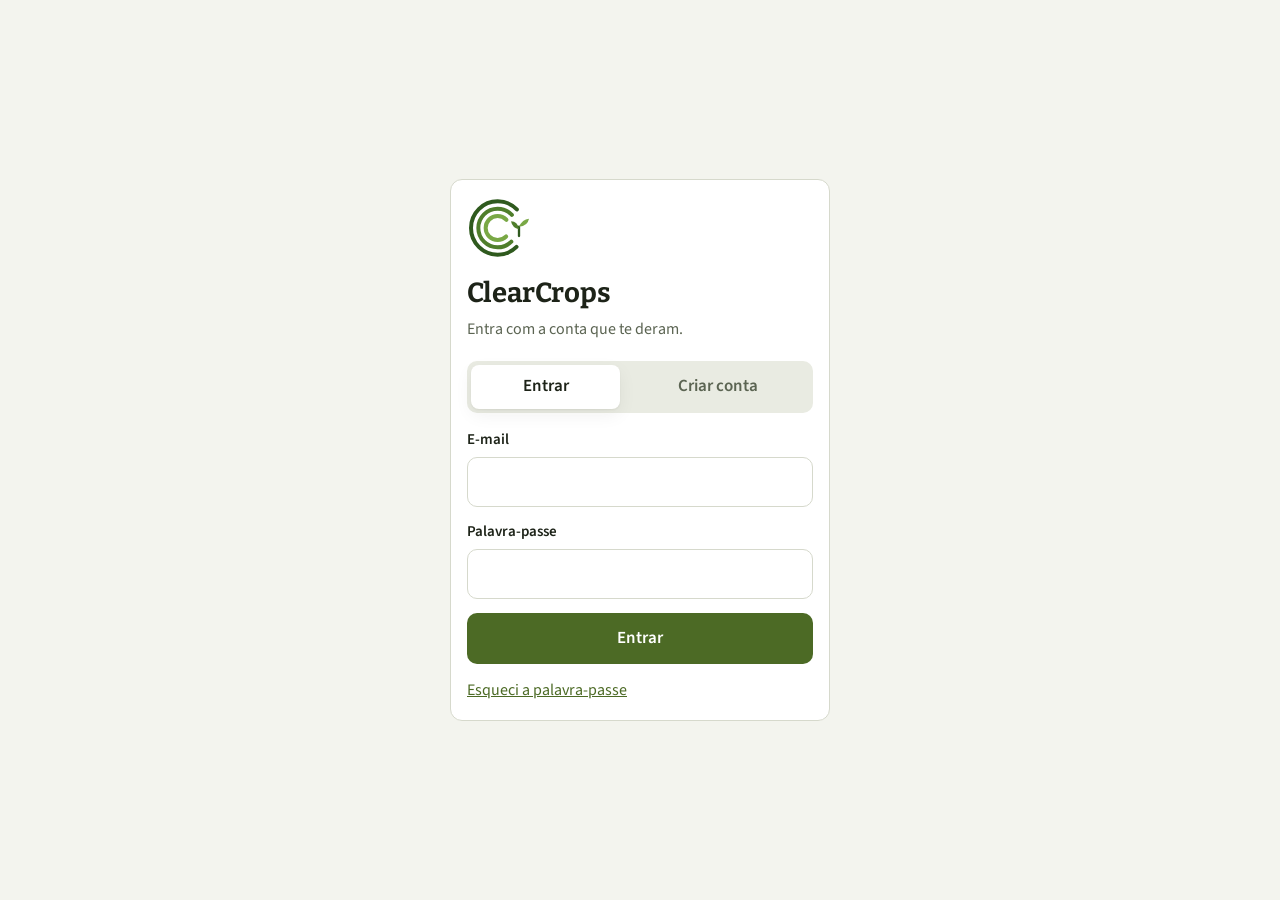
<file: index.html>
<!doctype html>
<html lang="pt-PT">
  <head>
    <meta http-equiv="Content-Security-Policy" content="default-src 'self'; script-src 'self'; style-src 'self'; img-src 'self' data: blob: https://*.supabase.co; font-src 'self' data:; connect-src 'self' https://*.supabase.co wss://*.supabase.co; frame-src 'self' blob: https://*.supabase.co; worker-src 'self' blob:; object-src 'self' blob:; manifest-src 'self'; base-uri 'self'; form-action 'self'" />
    <meta charset="UTF-8" />
    <meta name="viewport" content="width=device-width, initial-scale=1, viewport-fit=cover" />
    <meta name="theme-color" content="#2F5A1E" />
    <link rel="icon" href="/icono.svg" type="image/svg+xml" />
    <link rel="icon" href="/icono-192.png?v=2" sizes="192x192" type="image/png" />
    <link rel="apple-touch-icon" href="/apple-touch-icon.png?v=2" />
    <link rel="manifest" href="/manifest.webmanifest?v=2" />
    <title>ClearCrops</title>
    <script type="module" crossorigin src="/assets/index-Cpq23Vqs.js"></script>
    <link rel="stylesheet" crossorigin href="/assets/index-4gxtbbi-.css">
  </head>
  <body>
    <div id="root"></div>
  </body>
</html>
</file>
<file: assets/index-4gxtbbi-.css>
@font-face{font-family:Bitter;font-style:normal;font-display:swap;font-weight:600;src:url(/assets/bitter-cyrillic-ext-600-normal-D4LdNtlu.woff2) format("woff2"),url(/assets/bitter-cyrillic-ext-600-normal-Be8gG0qY.woff) format("woff");unicode-range:U+0460-052F,U+1C80-1C8A,U+20B4,U+2DE0-2DFF,U+A640-A69F,U+FE2E-FE2F}@font-face{font-family:Bitter;font-style:normal;font-display:swap;font-weight:600;src:url(/assets/bitter-cyrillic-600-normal-BIB9ACnB.woff2) format("woff2"),url(/assets/bitter-cyrillic-600-normal-BROH5NoY.woff) format("woff");unicode-range:U+0301,U+0400-045F,U+0490-0491,U+04B0-04B1,U+2116}@font-face{font-family:Bitter;font-style:normal;font-display:swap;font-weight:600;src:url(/assets/bitter-vietnamese-600-normal-lEyTimI9.woff2) format("woff2"),url(/assets/bitter-vietnamese-600-normal-Dzobkwkh.woff) format("woff");unicode-range:U+0102-0103,U+0110-0111,U+0128-0129,U+0168-0169,U+01A0-01A1,U+01AF-01B0,U+0300-0301,U+0303-0304,U+0308-0309,U+0323,U+0329,U+1EA0-1EF9,U+20AB}@font-face{font-family:Bitter;font-style:normal;font-display:swap;font-weight:600;src:url(/assets/bitter-latin-ext-600-normal-DxC12ifL.woff2) format("woff2"),url(/assets/bitter-latin-ext-600-normal-BBOd3Y0T.woff) format("woff");unicode-range:U+0100-02BA,U+02BD-02C5,U+02C7-02CC,U+02CE-02D7,U+02DD-02FF,U+0304,U+0308,U+0329,U+1D00-1DBF,U+1E00-1E9F,U+1EF2-1EFF,U+2020,U+20A0-20AB,U+20AD-20C0,U+2113,U+2C60-2C7F,U+A720-A7FF}@font-face{font-family:Bitter;font-style:normal;font-display:swap;font-weight:600;src:url(/assets/bitter-latin-600-normal-B6efaj8C.woff2) format("woff2"),url(/assets/bitter-latin-600-normal-Bm9hnW4x.woff) format("woff");unicode-range:U+0000-00FF,U+0131,U+0152-0153,U+02BB-02BC,U+02C6,U+02DA,U+02DC,U+0304,U+0308,U+0329,U+2000-206F,U+20AC,U+2122,U+2191,U+2193,U+2212,U+2215,U+FEFF,U+FFFD}@font-face{font-family:Bitter;font-style:normal;font-display:swap;font-weight:700;src:url(/assets/bitter-cyrillic-ext-700-normal-BTfmN3R0.woff2) format("woff2"),url(/assets/bitter-cyrillic-ext-700-normal-YNYL6Z_6.woff) format("woff");unicode-range:U+0460-052F,U+1C80-1C8A,U+20B4,U+2DE0-2DFF,U+A640-A69F,U+FE2E-FE2F}@font-face{font-family:Bitter;font-style:normal;font-display:swap;font-weight:700;src:url(/assets/bitter-cyrillic-700-normal-DRYQFD3X.woff2) format("woff2"),url(/assets/bitter-cyrillic-700-normal-CM4zHj_N.woff) format("woff");unicode-range:U+0301,U+0400-045F,U+0490-0491,U+04B0-04B1,U+2116}@font-face{font-family:Bitter;font-style:normal;font-display:swap;font-weight:700;src:url(/assets/bitter-vietnamese-700-normal-lJqT1rDm.woff2) format("woff2"),url(/assets/bitter-vietnamese-700-normal-B5UdXa74.woff) format("woff");unicode-range:U+0102-0103,U+0110-0111,U+0128-0129,U+0168-0169,U+01A0-01A1,U+01AF-01B0,U+0300-0301,U+0303-0304,U+0308-0309,U+0323,U+0329,U+1EA0-1EF9,U+20AB}@font-face{font-family:Bitter;font-style:normal;font-display:swap;font-weight:700;src:url(/assets/bitter-latin-ext-700-normal-CpTulLlj.woff2) format("woff2"),url(/assets/bitter-latin-ext-700-normal-q5xBgpTW.woff) format("woff");unicode-range:U+0100-02BA,U+02BD-02C5,U+02C7-02CC,U+02CE-02D7,U+02DD-02FF,U+0304,U+0308,U+0329,U+1D00-1DBF,U+1E00-1E9F,U+1EF2-1EFF,U+2020,U+20A0-20AB,U+20AD-20C0,U+2113,U+2C60-2C7F,U+A720-A7FF}@font-face{font-family:Bitter;font-style:normal;font-display:swap;font-weight:700;src:url(/assets/bitter-latin-700-normal-1jQzrEdb.woff2) format("woff2"),url(/assets/bitter-latin-700-normal-BHV1FLDM.woff) format("woff");unicode-range:U+0000-00FF,U+0131,U+0152-0153,U+02BB-02BC,U+02C6,U+02DA,U+02DC,U+0304,U+0308,U+0329,U+2000-206F,U+20AC,U+2122,U+2191,U+2193,U+2212,U+2215,U+FEFF,U+FFFD}@font-face{font-family:"Source Sans 3";font-style:normal;font-display:swap;font-weight:400;src:url(/assets/source-sans-3-cyrillic-ext-400-normal-BwJdxs7r.woff2) format("woff2"),url(/assets/source-sans-3-cyrillic-ext-400-normal-BqOlcezh.woff) format("woff");unicode-range:U+0460-052F,U+1C80-1C8A,U+20B4,U+2DE0-2DFF,U+A640-A69F,U+FE2E-FE2F}@font-face{font-family:"Source Sans 3";font-style:normal;font-display:swap;font-weight:400;src:url(/assets/source-sans-3-cyrillic-400-normal-DjhbW-4D.woff2) format("woff2"),url(/assets/source-sans-3-cyrillic-400-normal-DkNBMcYd.woff) format("woff");unicode-range:U+0301,U+0400-045F,U+0490-0491,U+04B0-04B1,U+2116}@font-face{font-family:"Source Sans 3";font-style:normal;font-display:swap;font-weight:400;src:url(/assets/source-sans-3-greek-ext-400-normal-CpIwTHMM.woff2) format("woff2"),url(/assets/source-sans-3-greek-ext-400-normal-CN4VBqpr.woff) format("woff");unicode-range:U+1F00-1FFF}@font-face{font-family:"Source Sans 3";font-style:normal;font-display:swap;font-weight:400;src:url(/assets/source-sans-3-greek-400-normal-DZReXJla.woff2) format("woff2"),url(/assets/source-sans-3-greek-400-normal-DyO2Yfz5.woff) format("woff");unicode-range:U+0370-0377,U+037A-037F,U+0384-038A,U+038C,U+038E-03A1,U+03A3-03FF}@font-face{font-family:"Source Sans 3";font-style:normal;font-display:swap;font-weight:400;src:url(/assets/source-sans-3-vietnamese-400-normal-CwtaIDr2.woff2) format("woff2"),url(/assets/source-sans-3-vietnamese-400-normal-eMQk7hmk.woff) format("woff");unicode-range:U+0102-0103,U+0110-0111,U+0128-0129,U+0168-0169,U+01A0-01A1,U+01AF-01B0,U+0300-0301,U+0303-0304,U+0308-0309,U+0323,U+0329,U+1EA0-1EF9,U+20AB}@font-face{font-family:"Source Sans 3";font-style:normal;font-display:swap;font-weight:400;src:url(/assets/source-sans-3-latin-ext-400-normal-UNsKFIBq.woff2) format("woff2"),url(/assets/source-sans-3-latin-ext-400-normal-D5P-Ud2J.woff) format("woff");unicode-range:U+0100-02BA,U+02BD-02C5,U+02C7-02CC,U+02CE-02D7,U+02DD-02FF,U+0304,U+0308,U+0329,U+1D00-1DBF,U+1E00-1E9F,U+1EF2-1EFF,U+2020,U+20A0-20AB,U+20AD-20C4,U+2113,U+2C60-2C7F,U+A720-A7FF}@font-face{font-family:"Source Sans 3";font-style:normal;font-display:swap;font-weight:400;src:url(/assets/source-sans-3-latin-400-normal-DQi5PRDE.woff2) format("woff2"),url(/assets/source-sans-3-latin-400-normal-RR2C27NP.woff) format("woff");unicode-range:U+0000-00FF,U+0131,U+0152-0153,U+02BB-02BC,U+02C6,U+02DA,U+02DC,U+0304,U+0308,U+0329,U+2000-206F,U+20AC,U+2122,U+2191,U+2193,U+2212,U+2215,U+FEFF,U+FFFD}@font-face{font-family:"Source Sans 3";font-style:normal;font-display:swap;font-weight:600;src:url(/assets/source-sans-3-cyrillic-ext-600-normal-6AhwUnSr.woff2) format("woff2"),url(/assets/source-sans-3-cyrillic-ext-600-normal-Cjpx_pje.woff) format("woff");unicode-range:U+0460-052F,U+1C80-1C8A,U+20B4,U+2DE0-2DFF,U+A640-A69F,U+FE2E-FE2F}@font-face{font-family:"Source Sans 3";font-style:normal;font-display:swap;font-weight:600;src:url(/assets/source-sans-3-cyrillic-600-normal-BnFu5nHC.woff2) format("woff2"),url(/assets/source-sans-3-cyrillic-600-normal-CloKWf-q.woff) format("woff");unicode-range:U+0301,U+0400-045F,U+0490-0491,U+04B0-04B1,U+2116}@font-face{font-family:"Source Sans 3";font-style:normal;font-display:swap;font-weight:600;src:url(/assets/source-sans-3-greek-ext-600-normal-DynePNDL.woff2) format("woff2"),url(/assets/source-sans-3-greek-ext-600-normal-CnpzyT-3.woff) format("woff");unicode-range:U+1F00-1FFF}@font-face{font-family:"Source Sans 3";font-style:normal;font-display:swap;font-weight:600;src:url(/assets/source-sans-3-greek-600-normal-BSO157bq.woff2) format("woff2"),url(/assets/source-sans-3-greek-600-normal-B42bzTIr.woff) format("woff");unicode-range:U+0370-0377,U+037A-037F,U+0384-038A,U+038C,U+038E-03A1,U+03A3-03FF}@font-face{font-family:"Source Sans 3";font-style:normal;font-display:swap;font-weight:600;src:url(/assets/source-sans-3-vietnamese-600-normal-B2sTNYey.woff2) format("woff2"),url(/assets/source-sans-3-vietnamese-600-normal-BzH4Q14_.woff) format("woff");unicode-range:U+0102-0103,U+0110-0111,U+0128-0129,U+0168-0169,U+01A0-01A1,U+01AF-01B0,U+0300-0301,U+0303-0304,U+0308-0309,U+0323,U+0329,U+1EA0-1EF9,U+20AB}@font-face{font-family:"Source Sans 3";font-style:normal;font-display:swap;font-weight:600;src:url(/assets/source-sans-3-latin-ext-600-normal-AEyhgUpm.woff2) format("woff2"),url(/assets/source-sans-3-latin-ext-600-normal-D2VZAM8_.woff) format("woff");unicode-range:U+0100-02BA,U+02BD-02C5,U+02C7-02CC,U+02CE-02D7,U+02DD-02FF,U+0304,U+0308,U+0329,U+1D00-1DBF,U+1E00-1E9F,U+1EF2-1EFF,U+2020,U+20A0-20AB,U+20AD-20C4,U+2113,U+2C60-2C7F,U+A720-A7FF}@font-face{font-family:"Source Sans 3";font-style:normal;font-display:swap;font-weight:600;src:url(/assets/source-sans-3-latin-600-normal-DeckBYAU.woff2) format("woff2"),url(/assets/source-sans-3-latin-600-normal-Ck0n4g8U.woff) format("woff");unicode-range:U+0000-00FF,U+0131,U+0152-0153,U+02BB-02BC,U+02C6,U+02DA,U+02DC,U+0304,U+0308,U+0329,U+2000-206F,U+20AC,U+2122,U+2191,U+2193,U+2212,U+2215,U+FEFF,U+FFFD}@font-face{font-family:"Source Sans 3";font-style:normal;font-display:swap;font-weight:700;src:url(/assets/source-sans-3-cyrillic-ext-700-normal-BhUSqjb8.woff2) format("woff2"),url(/assets/source-sans-3-cyrillic-ext-700-normal-COA7LiPB.woff) format("woff");unicode-range:U+0460-052F,U+1C80-1C8A,U+20B4,U+2DE0-2DFF,U+A640-A69F,U+FE2E-FE2F}@font-face{font-family:"Source Sans 3";font-style:normal;font-display:swap;font-weight:700;src:url(/assets/source-sans-3-cyrillic-700-normal-CIuudVLB.woff2) format("woff2"),url(/assets/source-sans-3-cyrillic-700-normal-D_p3L75o.woff) format("woff");unicode-range:U+0301,U+0400-045F,U+0490-0491,U+04B0-04B1,U+2116}@font-face{font-family:"Source Sans 3";font-style:normal;font-display:swap;font-weight:700;src:url(/assets/source-sans-3-greek-ext-700-normal-Dd6uIcuy.woff2) format("woff2"),url(/assets/source-sans-3-greek-ext-700-normal-KTP46hTS.woff) format("woff");unicode-range:U+1F00-1FFF}@font-face{font-family:"Source Sans 3";font-style:normal;font-display:swap;font-weight:700;src:url(/assets/source-sans-3-greek-700-normal-C8Tp2qRF.woff2) format("woff2"),url(/assets/source-sans-3-greek-700-normal-C-sAg5NG.woff) format("woff");unicode-range:U+0370-0377,U+037A-037F,U+0384-038A,U+038C,U+038E-03A1,U+03A3-03FF}@font-face{font-family:"Source Sans 3";font-style:normal;font-display:swap;font-weight:700;src:url(/assets/source-sans-3-vietnamese-700-normal-Bgamivog.woff2) format("woff2"),url(/assets/source-sans-3-vietnamese-700-normal-W-J7ohm4.woff) format("woff");unicode-range:U+0102-0103,U+0110-0111,U+0128-0129,U+0168-0169,U+01A0-01A1,U+01AF-01B0,U+0300-0301,U+0303-0304,U+0308-0309,U+0323,U+0329,U+1EA0-1EF9,U+20AB}@font-face{font-family:"Source Sans 3";font-style:normal;font-display:swap;font-weight:700;src:url(/assets/source-sans-3-latin-ext-700-normal-6Xi0A2be.woff2) format("woff2"),url(/assets/source-sans-3-latin-ext-700-normal-C1ecyfgK.woff) format("woff");unicode-range:U+0100-02BA,U+02BD-02C5,U+02C7-02CC,U+02CE-02D7,U+02DD-02FF,U+0304,U+0308,U+0329,U+1D00-1DBF,U+1E00-1E9F,U+1EF2-1EFF,U+2020,U+20A0-20AB,U+20AD-20C4,U+2113,U+2C60-2C7F,U+A720-A7FF}@font-face{font-family:"Source Sans 3";font-style:normal;font-display:swap;font-weight:700;src:url(/assets/source-sans-3-latin-700-normal-CkzU-mV9.woff2) format("woff2"),url(/assets/source-sans-3-latin-700-normal-B-h9tW5h.woff) format("woff");unicode-range:U+0000-00FF,U+0131,U+0152-0153,U+02BB-02BC,U+02C6,U+02DA,U+02DC,U+0304,U+0308,U+0329,U+2000-206F,U+20AC,U+2122,U+2191,U+2193,U+2212,U+2215,U+FEFF,U+FFFD}:root{--papel: #f3f4ee;--panel: #ffffff;--hundido: #e9ebe2;--texto: #1d2318;--suave: #5b6452;--borde: #d6d9cc;--borde-fuerte: #b9bea9;--oliva: #4c6a25;--oliva-claro: #e3ead4;--sobre-acento: #ffffff;--cobre: #a8561f;--verde: #2f7a3a;--verde-fondo: #dcefdc;--rojo: #b3261e;--rojo-fondo: #f8dcd9;--ambar: #8a5d00;--ambar-fondo: #f6ead0;--sombra: 0 1px 2px rgb(29 35 24 / .06), 0 6px 18px rgb(29 35 24 / .06);--radio: 12px;color-scheme:light;--f-titulo: "Bitter", Georgia, "Times New Roman", serif;--f-texto: "Source Sans 3", -apple-system, BlinkMacSystemFont, "Segoe UI", Roboto, sans-serif;--f-numero: "IBM Plex Mono", ui-monospace, "SF Mono", Consolas, monospace;--azul: var(--oliva);--azul-claro: var(--oliva-claro);--fondo: var(--papel);--tarjeta: var(--panel)}*{box-sizing:border-box}body{margin:0;font-family:var(--f-texto);font-size:17px;line-height:1.5;background:var(--fondo);color:var(--texto);-webkit-font-smoothing:antialiased}button{font:inherit;cursor:pointer}input,select,textarea{font:inherit}.cabecera{position:sticky;top:0;z-index:10;display:flex;align-items:center;gap:12px;padding:12px 16px;padding-top:max(12px,env(safe-area-inset-top));background:var(--panel);border-bottom:1px solid var(--borde)}.cabecera h1{font-size:18.5px;margin:0;flex:1}.marca-cliente{display:flex;align-items:center;gap:8px;min-width:0}.icone-cliente{height:30px;width:auto;max-width:90px;object-fit:contain;flex:none}.cliente-com-logo{display:inline-flex;flex-direction:column;align-items:center;gap:1px;flex:none}.cliente-com-logo .icone-cliente{height:38px}.nome-sob-logo{font-size:13px;line-height:1.1;white-space:nowrap}.marca-produto{font-size:12px;font-weight:500;color:var(--suave);letter-spacing:.02em;padding-left:8px;border-left:1px solid var(--borde);white-space:nowrap}.cabecera .usuario{font-size:15px;color:var(--suave)}.selo-demo{margin-left:8px;padding:2px 8px;border-radius:6px;font-size:12px;font-weight:700;letter-spacing:.05em;vertical-align:middle;background:#b45309;color:#fff}.contenido{padding:16px;max-width:1100px;margin:0 auto}.pila{display:flex;flex-direction:column;gap:16px}.tarjeta{background:var(--panel);border:1px solid var(--borde);border-radius:var(--radio);padding:16px}label{display:block;font-size:15px;font-weight:600;margin-bottom:6px}.campo{margin-bottom:14px}.campo input,.campo select,.campo textarea{width:100%;padding:11px 12px;border:1px solid var(--borde);border-radius:10px;background:var(--panel);color:var(--texto)}.campo input:focus,.campo select:focus,.campo textarea:focus{outline:2px solid var(--azul);outline-offset:-1px;border-color:var(--azul)}.rejilla{display:grid;grid-template-columns:1fr 1fr;gap:0 12px}.ayuda{font-size:14px;color:var(--suave);margin:-8px 0 14px}.boton{display:inline-flex;align-items:center;justify-content:center;gap:8px;padding:12px 18px;border-radius:10px;border:1px solid transparent;background:var(--oliva);color:var(--sobre-acento);font-weight:600;width:100%}.boton:disabled{opacity:.55;cursor:not-allowed}.boton.secundario{background:var(--panel);color:var(--texto);border-color:var(--borde)}.boton.verde{background:var(--verde);color:var(--sobre-acento)}.boton.rojo{background:var(--rojo);color:var(--sobre-acento)}.boton.auto{width:auto}.boton.pequeno{padding:8px 12px;font-size:16px}.captura{display:flex;flex-direction:column;align-items:center;justify-content:center;gap:10px;padding:32px 16px;border:2px dashed var(--borde-fuerte);border-radius:var(--radio);background:var(--azul-claro);color:var(--azul);font-weight:600;text-align:center}.previsualizacion{width:100%;border-radius:var(--radio);border:1px solid var(--borde);display:block}.estado{display:inline-block;padding:3px 10px;border-radius:999px;font-size:14px;font-weight:700;white-space:nowrap}.estado.pendiente{background:var(--ambar-fondo);color:var(--ambar)}.estado.validada{background:var(--verde-fondo);color:var(--verde)}.estado.rechazada{background:var(--rojo-fondo);color:var(--rojo)}.aviso{padding:12px 14px;border-radius:10px;font-size:16px;margin-bottom:14px}.aviso.error{background:var(--rojo-fondo);color:var(--rojo)}.aviso.ok{background:var(--verde-fondo);color:var(--verde)}.aviso.info{background:var(--azul-claro);color:var(--azul)}.fila-factura{display:flex;gap:12px;align-items:center;padding:12px 0;border-bottom:1px solid var(--borde)}.fila-factura:last-child{border-bottom:0}.fila-factura .principal{flex:1;min-width:0}.fila-factura .proveedor{font-weight:600;white-space:nowrap;overflow:hidden;text-overflow:ellipsis}.fila-factura .meta{font-size:15px;color:var(--suave)}.fila-factura .importe{font-weight:700;white-space:nowrap}.filtros{display:flex;flex-wrap:wrap;gap:8px;align-items:center;margin-bottom:4px}.filtros input,.filtros select{padding:9px 11px;border:1px solid var(--borde);border-radius:10px;background:var(--panel);color:var(--texto)}.filtros input[type=search]{flex:1;min-width:180px}.resumen{display:flex;gap:12px;flex-wrap:wrap}.resumen .dato{flex:1;min-width:130px;background:var(--panel);border:1px solid var(--borde);border-radius:var(--radio);padding:14px}.resumen .dato .cifra{font-size:25.5px;font-weight:700}.resumen .dato .etiqueta{font-size:15px;color:var(--suave)}.vacio{text-align:center;color:var(--suave);padding:28px 12px}.telon{position:fixed;top:0;right:0;bottom:0;left:0;background:#0f141e8c;display:flex;align-items:flex-end;justify-content:center;z-index:50}.ficha{background:var(--panel);width:100%;max-width:620px;max-height:92vh;overflow:auto;border-radius:16px 16px 0 0;padding:18px}.ficha dl{display:grid;grid-template-columns:auto 1fr;gap:8px 16px;margin:0 0 16px;font-size:16px}.ficha dt{color:var(--suave)}.ficha dd{margin:0;text-align:right;font-weight:600}.ficha img{width:100%;border-radius:10px;border:1px solid var(--borde);margin-bottom:14px}.acciones{display:flex;gap:10px}@media (min-width: 720px){.telon{align-items:center}.ficha{border-radius:16px}}.centrado{min-height:100dvh;display:flex;align-items:center;justify-content:center;padding:20px}.acceso{width:100%;max-width:380px}.acceso .logo-acesso{display:block;width:64px;height:64px;margin:0 0 12px}.acceso h1{font-size:23px;margin:0 0 4px}.acceso p.sub{margin:0 0 20px;color:var(--suave);font-size:16px}.enlace{background:none;border:0;color:var(--azul);padding:0;font-size:16px;text-decoration:underline}.pestanas{display:flex;flex-wrap:wrap;gap:6px;background:var(--hundido);padding:4px;border-radius:10px;margin-bottom:16px}.pestanas button{flex:1 1 auto;min-width:96px;white-space:nowrap;border:0;background:transparent;padding:9px;border-radius:8px;font-weight:600;color:var(--suave)}.pestanas button[aria-selected=true]{background:var(--panel);color:var(--texto);box-shadow:var(--sombra)}.pestanas.sistemas{margin-bottom:8px}.pestanas.sistemas button[aria-pressed=true]{background:var(--verde);color:var(--sobre-acento);box-shadow:var(--sombra)}.globo{display:inline-block;min-width:18px;padding:0 5px;margin-left:6px;background:var(--ambar-fondo);color:var(--ambar);border-radius:999px;font-size:12.5px;font-weight:700;line-height:18px}.sociedad{padding:14px 0;border-bottom:1px solid var(--borde)}.sociedad:last-child{border-bottom:0}.sociedad-cabecera{display:flex;align-items:flex-start;gap:12px;margin-bottom:10px}.sociedad-cabecera>div:first-child{flex:1;min-width:0}.etiqueta-campo{font-size:14px;font-weight:600;color:var(--suave);margin-bottom:6px}.fichas{display:flex;flex-wrap:wrap;gap:6px}.ficha-boton{border:1px solid var(--borde);background:var(--panel);color:var(--suave);border-radius:999px;padding:5px 12px;font-size:15px}.ficha-boton.activa{background:var(--azul-claro);border-color:var(--azul);color:var(--azul);font-weight:600}.fila-factura{width:100%;background:none;border:0;border-bottom:1px solid var(--borde);text-align:left}.estado.por-conferir{background:var(--azul-claro);color:var(--azul)}.globo.rojo{background:var(--rojo-fondo);color:var(--rojo)}.titulo-fila{display:flex;align-items:flex-start;gap:12px}.titulo-fila>div:first-child{flex:1;min-width:0}.titulo-doc{font-size:19.5px;margin:0 0 2px}.importe.grande{font-size:23px;font-weight:700}.vacio.pequeno{padding:16px;font-size:15.5px}.fila-guia{display:flex;gap:12px;align-items:center;padding:11px 16px;border-bottom:1px solid var(--borde)}.fila-guia:last-child{border-bottom:0}.fila-guia .principal{flex:1;min-width:0}.etiqueta-ia{margin-left:7px;font-size:12px;font-weight:700;letter-spacing:.03em;text-transform:uppercase;color:var(--azul);background:var(--azul-claro);border-radius:4px;padding:1px 5px;white-space:nowrap}.marca-aviso{margin-left:7px;font-size:14px;font-weight:600;color:var(--rojo);white-space:nowrap}.pila-avisos{display:flex;flex-direction:column;gap:8px}.pila-avisos .aviso{display:block}.pila-avisos .aviso b{display:block;margin-bottom:4px}.tabla-descuadre{width:100%;border-collapse:collapse;margin-top:6px;font-size:15px}.tabla-descuadre th,.tabla-descuadre td{text-align:right;padding:4px 6px}.tabla-descuadre th:first-child,.tabla-descuadre td:first-child{text-align:left}.tabla-descuadre th{font-weight:600;opacity:.75;border-bottom:1px solid currentColor}.tabla-descuadre td{font-variant-numeric:tabular-nums}.tabla-descuadre .mas,.tabla-descuadre .menos{font-weight:700}.lineas{border:1px solid var(--borde);border-radius:10px;padding:10px}.lineas-cabecera,.linea{display:grid;grid-template-columns:70px 1fr 66px 52px 26px;gap:6px;align-items:center}.lineas-cabecera{font-size:12.5px;font-weight:600;letter-spacing:.04em;text-transform:uppercase;color:var(--suave);margin-bottom:6px}.lineas-cabecera .der{text-align:right}.linea{margin-bottom:6px}.linea input{width:100%;padding:7px 8px;border:1px solid var(--borde);border-radius:7px;font-size:16px;background:var(--panel);color:var(--texto)}.linea input.der{text-align:right;font-variant-numeric:tabular-nums}.linea .quitar{border:0;background:none;color:var(--suave);font-size:22px;line-height:1;padding:0;cursor:pointer}.linea .quitar:hover{color:var(--rojo)}.ficha-estatica{border:1px solid var(--borde);background:var(--azul-claro);color:var(--azul);border-radius:999px;padding:4px 11px;font-size:15px;font-weight:600}.fila-factura.estatica{cursor:default}.captura-zona{border:1.5px dashed var(--borde);border-radius:var(--radio);background:var(--azul-claro);padding:22px 16px;text-align:center}.captura-titulo{font-weight:600;color:var(--azul);font-size:17px}.captura-ayuda{margin:4px 0 14px;font-size:14.5px;color:var(--suave)}.captura-botones{display:flex;gap:8px;justify-content:center;flex-wrap:wrap}.captura-botones .boton{flex:1 1 150px;max-width:220px}.tarjeta-pdf{display:flex;align-items:center;gap:12px;flex-wrap:wrap;border:1px solid var(--borde);border-radius:var(--radio);background:var(--panel);padding:14px;color:var(--rojo)}.tarjeta-pdf svg{flex:none}.tarjeta-pdf .principal{flex:1 1 140px;min-width:0;color:var(--texto)}.tarjeta-pdf .proveedor{overflow-wrap:anywhere}.tarjeta-pdf .boton{flex:none;white-space:nowrap}@media (max-width: 420px){.tarjeta-pdf .boton{flex:1 0 100%}}.visor-pdf{display:flex;flex-direction:column;gap:6px;align-items:flex-start}.visor-pdf iframe{width:100%;border:1px solid var(--borde);border-radius:10px;background:#fff}.visor-encaixado{padding:0 16px 14px}.fila-persona{display:flex;gap:10px;align-items:center;flex-wrap:wrap;padding:12px 16px;border-bottom:1px solid var(--borde)}.fila-persona:last-child{border-bottom:0}.fila-persona .principal{flex:1 1 180px;min-width:0}.fila-persona.apagada .principal{opacity:.55}select.mini{padding:6px 8px;border:1px solid var(--borde);border-radius:8px;background:var(--panel);font-size:15px}.cabecera .conmutador{display:flex;gap:3px;background:var(--fondo);border:1px solid var(--borde);padding:3px;border-radius:9px}.cabecera .conmutador button{border:0;background:none;padding:6px 12px;border-radius:6px;font-size:15px;font-weight:600;color:var(--suave);cursor:pointer}.cabecera .conmutador button[aria-pressed=true]{background:var(--panel);color:var(--texto);box-shadow:var(--sombra, 0 1px 2px rgba(0,0,0,.08))}@media (max-width: 560px){.cabecera{flex-wrap:wrap}.cabecera .conmutador{order:3;width:100%}.cabecera h1.marca-cliente{flex:none}.cabecera .usuario{flex:1;min-width:0;text-align:right;font-size:13px;line-height:1.25}}.tabla-artigos{width:100%;border-collapse:collapse;font-size:15.5px}.tabla-artigos th,.tabla-artigos td{text-align:left;padding:7px 12px;border-bottom:1px solid var(--borde)}.tabla-artigos tr:last-child td{border-bottom:0}.tabla-artigos th{font-size:12.5px;font-weight:600;letter-spacing:.04em;text-transform:uppercase;color:var(--suave)}.tabla-artigos .der{text-align:right;font-variant-numeric:tabular-nums}.aviso.bloque{display:block}.aviso.bloque b{display:block;margin-bottom:5px}.detalle-duplicado{font-size:15.5px;margin-top:2px}.ayuda{font-size:14.5px;color:var(--suave);margin:-6px 0 12px}.elector{display:flex;gap:8px;margin-bottom:14px}.elector button{flex:1;border:1px solid var(--borde);background:var(--panel);border-radius:var(--radio);padding:12px 10px;cursor:pointer;text-align:left}.elector button[aria-pressed=true]{border-color:var(--azul);background:var(--azul-claro)}.elector .que{display:block;font-weight:600;font-size:16.5px}.elector button[aria-pressed=true] .que{color:var(--azul)}.elector .cuando{display:block;font-size:14px;color:var(--suave);margin-top:2px}.interruptor{display:inline-flex;align-items:center;gap:7px;font-size:15.5px;color:var(--suave);cursor:pointer;margin:0;font-weight:400;text-transform:none;letter-spacing:0}.interruptor input{width:16px;height:16px;accent-color:var(--azul);cursor:pointer}.tarjeta.plana>.interruptor{padding:12px 16px;border-bottom:1px solid var(--borde);width:100%}.caixa-validar{margin-top:14px;padding:12px 14px;border:1px solid var(--borde);border-radius:var(--radio);background:var(--azul-claro)}.caixa-validar .interruptor{font-weight:600;color:var(--texto);align-items:flex-start}.caixa-validar .ayuda{margin:6px 0 0 23px}.aviso-instalar{margin-bottom:14px}.aviso-instalar .interruptor{font-weight:600;color:var(--texto);align-items:flex-start}.aviso-instalar .ayuda{margin:6px 0 0}.fila-con-accion{display:flex;gap:10px;align-items:center;border-bottom:1px solid var(--borde)}.fila-con-accion:last-child{border-bottom:0}.fila-con-accion .fila-factura{border-bottom:0}.fila-con-accion>.boton{flex:0 0 auto}.barra-voltar{display:flex;align-items:center;gap:10px;padding:8px 16px 0;max-width:720px;margin:0 auto}.titulo-zona{font-weight:600;font-size:17px}.ayuda.centro{text-align:center;margin:10px 0 2px}.menu-grande{display:grid;gap:14px}.menu-grande .cartao{display:grid;grid-template-columns:52px 1fr;grid-template-rows:auto auto;gap:2px 14px;align-items:center;text-align:left;padding:20px 18px;border:1px solid var(--borde);border-radius:16px;background:var(--tarjeta);color:inherit;cursor:pointer;font:inherit}.menu-grande .cartao:active{transform:scale(.99)}.menu-grande .icone{grid-row:1 / 3;font-size:39px;text-align:center}.menu-grande .que{font-size:19.5px;font-weight:650;display:flex;align-items:center;gap:8px}.menu-grande .cuando{font-size:15px;color:var(--suave)}.titulillo{font-size:14px;text-transform:uppercase;letter-spacing:.04em;color:var(--suave);font-weight:650;margin:0 0 8px}.origens{display:grid;gap:6px;margin:6px 0 10px}.linha-origem{display:flex;align-items:center;gap:10px;padding:8px 10px;border:1px solid var(--borde);border-radius:10px}.linha-origem .interruptor{flex:1;margin:0;align-items:center}.linha-origem .meta{display:block;font-size:14px;color:var(--suave)}.linha-origem.travada{opacity:.45}.kg-origem{width:96px;text-align:right}.kg-origem:disabled{background:var(--fondo)}.ok-texto{color:var(--verde)}.lista-avisos{margin:6px 0 0;padding-left:18px;font-size:14.5px}.lista-avisos li{margin:3px 0}h1,h2,h3,.cabecera h1,.acceso h1,.titulo-doc,.menu-grande .que{font-family:var(--f-titulo);text-wrap:balance}.cabecera h1{font-size:19.5px;font-weight:700}.acceso h1{font-size:27.5px}.importe,.resumen .dato .cifra,.tabla-artigos .der,.linea input.der,.tabla-descuadre td,.kg-origem{font-variant-numeric:tabular-nums;font-feature-settings:"tnum"}.importe,.resumen .dato .cifra{font-weight:700}.titulillo,.lineas-cabecera,.tabla-artigos th{letter-spacing:.06em}.cabecera{background:color-mix(in srgb,var(--papel) 92%,transparent);-webkit-backdrop-filter:blur(6px);backdrop-filter:blur(6px)}.tarjeta{box-shadow:none}.estado{display:inline-flex;align-items:center;gap:5px}.estado:before{content:"";width:6px;height:6px;border-radius:50%;background:currentColor}.boton{transition:filter .15s,background .15s}.boton:hover:not(:disabled){filter:brightness(1.07)}.boton.secundario:hover:not(:disabled){background:var(--hundido);filter:none}.fila-factura:hover,.fila-guia:hover{background:color-mix(in srgb,var(--hundido) 60%,transparent)}.fila-factura.estatica:hover{background:none}.menu-grande .cartao{box-shadow:var(--sombra);transition:border-color .15s}.menu-grande .cartao:hover,.ficha-boton.activa,.elector button[aria-pressed=true]{border-color:var(--oliva)}:focus-visible{outline:2px solid var(--oliva);outline-offset:2px}.campo input:focus,.campo select:focus,.campo textarea:focus{outline:2px solid var(--oliva);border-color:var(--oliva)}input[type=checkbox],input[type=radio]{accent-color:var(--oliva)}.ficha{box-shadow:var(--sombra)}@media (prefers-reduced-motion: reduce){*{transition:none!important}}.seletor-parcelas .linha-seletor{display:flex;flex-wrap:wrap;gap:8px;align-items:center;margin-bottom:8px}.seletor-parcelas .linha-seletor .ayuda{margin:0 0 0 auto;font-variant-numeric:tabular-nums}.zonas{display:grid;gap:6px}.zona{border:1px solid var(--borde);border-radius:10px;background:var(--panel)}.zona.cheia{background:var(--oliva-claro);border-color:var(--oliva)}.zona-cab{display:flex;align-items:center;gap:4px;padding-left:10px}.zona-cab input[type=checkbox],.zona-parcelas input[type=checkbox]{width:22px;height:22px;accent-color:var(--oliva);flex:none;margin:0}.zona-abrir{flex:1;display:flex;align-items:center;gap:8px;min-height:48px;padding:6px 10px;background:none;border:0;font:inherit;color:inherit;text-align:left;cursor:pointer}.zona-abrir:after{content:"▸";color:var(--suave)}.zona-abrir[aria-expanded=true]:after{content:"▾"}.zona-nome{font-weight:600}.zona-ha{margin-left:auto;color:var(--suave);font-size:15px;text-align:right;font-variant-numeric:tabular-nums}.zona-parcelas{padding:0 12px 8px 14px;border-top:1px solid var(--borde)}.zona-parcelas label{display:flex;align-items:center;gap:10px;min-height:44px;border-bottom:1px solid var(--hundido);cursor:pointer}.zona-parcelas label:last-child{border-bottom:0}.inv{margin-left:6px;font-size:12px;font-weight:700;color:var(--cobre);background:var(--ambar-fondo);border-radius:4px;padding:0 5px;letter-spacing:.03em;vertical-align:middle}.linha-produto{padding:10px 0;border-bottom:1px solid var(--hundido)}.linha-produto:last-of-type{border-bottom:0}.linha-produto select,.linha-produto input{width:100%}.linha-dose{display:grid;grid-template-columns:1fr 1.4fr auto;gap:8px;margin-top:8px}.linha-produto .ayuda{margin:6px 0 0}.tabla-ordem{width:100%;border-collapse:collapse;margin-top:10px;font-size:16px}.tabla-ordem th{text-align:left;font-size:14px;color:var(--suave);font-weight:600;border-bottom:1px solid var(--borde);padding:4px 6px 4px 0}.tabla-ordem td{padding:6px 6px 6px 0;border-bottom:1px solid var(--hundido);vertical-align:top;font-variant-numeric:tabular-nums}.tabla-ordem td.n{text-align:right;white-space:nowrap}.tabla-ordem tr.suave td{color:var(--suave);font-size:15px}.ficha-ordem{border:2px solid var(--oliva)}.ficha-ordem-cab{display:flex;gap:10px;align-items:flex-start;justify-content:space-between}.ficha-ordem-cab .ayuda{margin:2px 0 0}.zona-linha{margin:6px 0}.aviso.aviso-obs{background:var(--ambar-fondo);color:var(--texto);margin-top:10px}.acciones.envolver{flex-wrap:wrap}.acciones.envolver .boton{flex:1 1 160px}.custo-cab{display:flex;align-items:baseline;justify-content:space-between;gap:10px}.custo-cab .titulillo{margin:0}.cifra-media{font-size:22px;font-weight:700;font-variant-numeric:tabular-nums}.linha-produto select,.linha-produto input,.contenido>select,.tarjeta>select{width:100%;padding:11px 12px;border:1px solid var(--borde);border-radius:10px;background:var(--panel);color:var(--texto)}.classificar{margin-bottom:14px}.classificar-cab{display:flex;flex-wrap:wrap;align-items:center;gap:8px 12px;margin-bottom:10px}.classificar-cab .titulillo{margin:0}.classificar-editor .elector{margin-bottom:12px}.linhas-reparto{display:grid;gap:8px}.linha-reparto{border:1px solid var(--borde);border-radius:10px;padding:10px 12px;background:var(--panel)}.lr-cab{display:flex;align-items:center;gap:8px;margin-bottom:8px}.lr-desc{font-weight:600}.lr-cab input{flex:1}.lr-campos{display:grid;grid-template-columns:1fr 1fr;gap:10px}.lr-campos label{font-size:13px;color:var(--suave);margin:0}.linha-reparto input,.linha-reparto select{width:100%;padding:10px 12px;border:1px solid var(--borde);border-radius:8px;background:var(--panel);color:var(--texto)}.linha-reparto input.num{text-align:right;font-variant-numeric:tabular-nums;margin-top:4px;font-size:17px;color:var(--texto)}.linha-reparto select{margin-top:8px}.busca-produto{position:relative}.busca-produto input[type=search]{width:100%;padding:11px 12px;border:1px solid var(--borde);border-radius:10px;background:var(--panel);color:var(--texto)}.busca-lista{margin-top:4px;border:1px solid var(--borde);border-radius:10px;background:var(--panel);box-shadow:var(--sombra);padding:4px}.busca-lista button[role=option]{display:flex;width:100%;justify-content:space-between;gap:8px;text-align:left;padding:10px;min-height:44px;border:0;border-radius:8px;background:none;font:inherit;color:inherit;cursor:pointer}.busca-lista button[role=option]:hover,.busca-lista button[aria-selected=true]{background:var(--oliva-claro)}.busca-meta{color:var(--suave);font-size:14px;white-space:nowrap}.busca-lista .ayuda{margin:8px 10px}.busca-nova{border-top:1px solid var(--hundido);margin-top:4px;padding:8px 6px 4px}.busca-nova-titulo{display:block;font-weight:600;margin-bottom:6px}.busca-nova-linha{display:flex;gap:8px}.busca-nova-linha select{flex:1;padding:8px 10px;border:1px solid var(--borde);border-radius:8px;background:var(--panel)}.fila-tarifa{display:grid;grid-template-columns:1fr 96px auto;gap:8px;align-items:center;padding:8px 0;border-bottom:1px solid var(--hundido)}.fila-tarifa:last-of-type{border-bottom:0}.fila-tarifa label{margin:0;font-weight:600}.fila-tarifa input{width:100%;padding:9px 10px;border:1px solid var(--borde);border-radius:8px;background:var(--panel);text-align:right}.ia-estimado{font-size:30px;font-weight:700}.ia-meta{color:var(--suave);font-size:14.5px;margin:0}.parcela-custo{background:var(--panel);border:1px solid var(--borde);border-radius:var(--radio);margin-bottom:10px}.parcela-custo>button{all:unset;box-sizing:border-box;display:block;width:100%;padding:14px 16px;cursor:pointer}.parcela-custo>button:focus-visible{outline:2px solid var(--oliva);outline-offset:-2px;border-radius:var(--radio)}.nome-parcela{font-weight:700}.eurkg{font-weight:700;font-size:18px;white-space:nowrap;font-variant-numeric:tabular-nums}.numeros-parcela{display:flex;flex-wrap:wrap;gap:4px 16px;font-size:15px;margin-top:6px;font-variant-numeric:tabular-nums}.numeros-parcela b{font-weight:600}.mau{color:var(--rojo)}.justo{color:var(--ambar)}.bom{color:var(--verde)}.barra-custo{position:relative;height:8px;background:var(--hundido);border-radius:4px;margin-top:10px}.barra-custo .enche{position:absolute;inset:0 auto 0 0;border-radius:4px;background:var(--suave)}.barra-custo .enche.mau{background:var(--rojo)}.barra-custo .enche.justo{background:var(--ambar)}.barra-custo .enche.bom{background:var(--verde)}.barra-custo .marca{position:absolute;top:-4px;bottom:-4px;width:2px;background:var(--texto)}.detalhe-parcela{padding:0 16px 14px}.etiq-custo{font-weight:600}.etiq-custo.mau,.etiq-custo.justo,.etiq-custo.bom{padding:1px 8px;border-radius:999px;font-size:14px}.etiq-custo.mau{background:var(--rojo-fondo)}.etiq-custo.justo{background:var(--ambar-fondo)}.etiq-custo.bom{background:var(--verde-fondo)}.rega-semana{display:flex;align-items:center;justify-content:space-between;gap:8px;font-weight:600}.rega-tabela-envolve{overflow-x:auto;margin:0 -4px}.rega-tabela{border-collapse:collapse;width:100%;font-size:13.5px}.rega-tabela th,.rega-tabela td{border-bottom:1px solid var(--linea, #e3e5dc);padding:4px 3px;text-align:center;white-space:nowrap}.rega-tabela th[scope=row]{text-align:left;white-space:normal;min-width:110px}.rega-tabela .forte,.rega-adubo .forte,.rega-turno-ajuste .forte{font-weight:700}.rega-tabela.editar input{width:42px;padding:4px 2px;text-align:center;font-size:14px}.rega-sub{display:block;color:var(--suave);font-size:12px;font-weight:400}.rega-adubo ul{margin:4px 0 8px;padding-left:18px;font-size:14px}.rega-adubo-editar{border:1px solid var(--linea, #e3e5dc);border-radius:10px;padding:10px;margin-bottom:8px}.rega-escolhas{display:flex;flex-wrap:wrap;gap:4px 12px;margin:6px 0}.rega-dias{display:flex;gap:4px;flex-wrap:wrap;margin:6px 0}.rega-dias button{border:1px solid var(--linea, #d6d9cc);background:transparent;border-radius:8px;padding:5px 8px;font-size:13.5px}.rega-dias button[aria-pressed=true]{background:var(--verde, #4c6a25);color:#fff;border-color:transparent}.rega-nota{white-space:pre-wrap;background:var(--fondo-suave, #f3f4ee);border-radius:8px;padding:8px 10px;margin:0}.rega-turno-ajuste{border-bottom:1px solid var(--linea, #e3e5dc);padding:8px 0}.rega-tabela.plano td{vertical-align:top;min-width:64px}.rega-h{display:block;font-size:12px;white-space:nowrap}.rega-celula-adubo{display:block;font-size:12px;white-space:nowrap;color:var(--verde, #4c6a25);font-weight:700;margin-top:2px}.rega-celula-adubo.alerta{color:#b3261e}.rega-tabela.quadro td,.rega-tabela.quadro th{font-size:12.5px}.rega-tabela.quadro th[scope=row]{white-space:nowrap;color:var(--suave);font-weight:600}.rega-totais{margin:0;padding-left:18px}.azeite-cab{display:flex;justify-content:space-between;align-items:baseline;gap:10px}.azeite-cab .titulillo{margin:0}.azeite-numeros{display:grid;grid-template-columns:repeat(4,1fr);gap:6px;margin:10px 0 6px}.azeite-numeros div{background:var(--panel);border:1px solid var(--borde);border-radius:var(--radio);padding:6px;min-width:0}.azeite-numeros b{display:block;font-size:15px;font-variant-numeric:tabular-nums;white-space:nowrap}.analise-hs{display:block;font-size:12px;font-weight:400;color:var(--suave);text-align:right;line-height:1.3}.azeite-numeros span{display:block;font-size:12px;line-height:1.25;color:var(--suave)}@media (min-width: 760px){.azeite-numeros{grid-template-columns:repeat(8,1fr)}}.azeite-notas{margin:0}.azeite-parcela{border-top:1px solid var(--borde);margin-top:12px;padding-top:12px}.grafico-anos{display:flex;align-items:flex-end;gap:10px;height:170px;padding:6px 2px 0;border-bottom:1px solid var(--borde-fuerte)}.grafico-anos .coluna{flex:1;display:flex;flex-direction:column;align-items:center;justify-content:flex-end;height:100%;min-width:0}.grafico-anos .barra{width:100%;max-width:56px;border-radius:4px 4px 0 0;background:var(--oliva)}.grafico-anos .barra.azeite{background:var(--cobre)}.grafico-anos .barra.em-curso{background:transparent;border:2px dashed var(--oliva);border-bottom:0}.grafico-anos .barra.azeite.em-curso{border-color:var(--cobre)}.grafico-anos .valor{font-size:13px;font-weight:600;font-variant-numeric:tabular-nums;margin-bottom:3px;white-space:nowrap}.grafico-eixo{display:flex;gap:10px;padding:4px 2px 0}.grafico-eixo span{flex:1;text-align:center;font-size:13px;color:var(--suave)}.barra-orcamento{position:relative;height:16px;background:var(--hundido);border-radius:4px;margin:4px 0 2px}.barra-orcamento .gasto{position:absolute;left:0;top:0;bottom:0;border-radius:4px;background:var(--oliva)}.barra-orcamento .gasto.acima{background:var(--cobre)}.barra-orcamento .previsto{position:absolute;left:0;top:-3px;bottom:-3px;border:2px dashed var(--suave);border-radius:4px}.importe.negativo,.cifra.negativo{color:var(--rojo)}.fila-cobro{display:grid;grid-template-columns:auto 1fr 90px auto;gap:6px;align-items:center}.numero-curto{width:70px}.grelha-ocupacao{overflow-x:auto;-webkit-overflow-scrolling:touch}.grelha-ocupacao table{border-collapse:collapse;font-size:13px}.grelha-ocupacao th,.grelha-ocupacao td{border:1px solid var(--borde);padding:3px 4px;text-align:center;min-width:24px}.grelha-ocupacao tbody th{text-align:left;white-space:nowrap;position:sticky;left:0;background:var(--panel)}.grelha-ocupacao th.hoje{background:var(--verde-fondo)}.grelha-ocupacao td.ocupado{background:var(--verde);color:var(--sobre-acento);font-weight:600}.grelha-ocupacao td.ocupado.evento{background:#8a6d1f}.grelha-ocupacao tr.totais td,.grelha-ocupacao tr.totais th{font-weight:600;background:var(--fondo, #f4f4ef)}.fila-cobro input{min-width:0;width:100%;box-sizing:border-box}.grelha-ocupacao tr>:first-child{position:sticky;left:0;background:var(--panel);z-index:1;text-align:left;white-space:nowrap}.rejilla input[type=date]{min-width:0;width:100%;box-sizing:border-box}.barra-acoes{display:flex;justify-content:flex-end;align-items:center;gap:16px;flex-wrap:wrap}.barra-acoes .interruptor{margin-right:auto}.gestao-dupla{display:grid;grid-template-columns:minmax(0,3fr) minmax(340px,2fr);gap:16px;align-items:start}@media (max-width: 900px){.gestao-dupla{grid-template-columns:1fr}}.tabela-gestao{width:100%;border-collapse:collapse;font-size:15px}.tabela-gestao th{text-align:left;font-size:13px;color:var(--suave);font-weight:600;padding:8px 10px;border-bottom:1px solid var(--borde-fuerte)}.tabela-gestao td{padding:9px 10px;border-bottom:1px solid var(--borde);vertical-align:top}.tabela-gestao tbody tr:last-child td{border-bottom:0}.tabela-gestao tbody tr{cursor:pointer}.tabela-gestao tbody tr.so-ler{cursor:default}.tabela-gestao tbody tr:hover{background:var(--fondo)}.tabela-gestao tbody tr[aria-selected=true]{background:var(--verde-fondo)}.tabela-gestao .num{text-align:right}.tabela-gestao .forte,.enlace.forte{font-weight:600}.tabela-gestao .nowrap{white-space:nowrap}.tabela-gestao .negativo{color:var(--rojo)}.tabela-gestao .enlace.forte{color:inherit;text-decoration:none;padding:0;text-align:left}@media (min-width: 900px){.grelha-ocupacao table{font-size:14px;width:100%}.grelha-ocupacao th,.grelha-ocupacao td{padding:6px 4px}}.fila-cobro{grid-template-columns:150px minmax(0,1fr) 110px}.fila-cobro button{grid-column:1 / -1;justify-self:end}.ficha-evento .resumen{display:grid;grid-template-columns:repeat(3,minmax(0,1fr));gap:8px}.ficha-evento .resumen .cifra{font-size:20px}@media (max-width: 560px){.fila-cobro{grid-template-columns:1fr 1fr}}.ficha-evento .resumen .dato{min-width:0;padding:10px}.ficha-evento .resumen .dato .cifra{font-size:19px;white-space:nowrap}.campo-mes,.campo-hora{max-width:260px}.barra-acoes .procurar{flex:1;min-width:220px;max-width:420px;margin-right:auto}.barra-acoes .procurar~.interruptor{margin-right:0}.escolher-evento{display:flex;gap:12px;align-items:baseline;flex-wrap:wrap}.escolher-evento.aberto{flex-direction:column;align-items:stretch;gap:6px}.escolher-evento ul{list-style:none;margin:0;padding:0;border:1px solid var(--borde);border-radius:var(--radio);max-height:260px;overflow-y:auto;background:var(--panel)}.escolher-evento li{border-bottom:1px solid var(--borde)}.escolher-evento li:last-child{border-bottom:0}.escolher-evento li>button,.escolher-evento li.ayuda{display:block;width:100%;text-align:left;padding:8px 10px;background:none;border:0;font:inherit;cursor:pointer}.escolher-evento li>button:hover,.escolher-evento li>button[aria-selected=true]{background:var(--verde-fondo)}.escolher-evento .forte{font-weight:600}.tabela-gestao tr.linha-aberta>td{padding:4px 0 14px;background:var(--verde-fondo);cursor:default}.tabela-gestao tr.linha-aberta:hover{background:none}.tabela-gestao tr.linha-aberta .tarjeta,.tabela-gestao tr.linha-aberta form{margin:0 8px}.aviso-devolucao{background:#fdecc8;color:#6b4a00;border-left:4px solid #c98a00}.aviso-devolucao .devolucao-ultima,.aviso-obs .devolucao-ultima{margin:4px 0 0;font-size:16px}.aviso-devolucao details,.aviso-obs details{margin-top:6px;font-size:14px}.marca-devolvida{display:block;margin-top:2px;color:#8a5a00;font-weight:600;font-size:14px;white-space:nowrap;overflow:hidden;text-overflow:ellipsis}.escolher-criar{position:relative}.lista-escolher{list-style:none;margin:4px 0 0;padding:0;border:1px solid var(--borde);border-radius:var(--radio);max-height:240px;overflow-y:auto;background:var(--panel)}.lista-escolher li{border-bottom:1px solid var(--borde)}.lista-escolher li:last-child{border-bottom:0}.lista-escolher li>button,.lista-escolher li.ayuda{display:block;width:100%;text-align:left;padding:9px 10px;background:none;border:0;font:inherit;cursor:pointer}.lista-escolher li>button:hover,.lista-escolher li>button[aria-selected=true]{background:var(--verde-fondo)}.lista-escolher li>button.criar{color:var(--verde);font-weight:600}.ha-feitas{margin-top:12px}.linha-ha-feita{display:flex;align-items:center;justify-content:space-between;gap:10px;padding:4px 0}.linha-ha-feita input{width:90px}.fila-empresa .caixa-validar{margin:0 0 10px}.novo-da-lista{margin-top:8px}.novo-da-lista .fila-novo{display:flex;gap:8px;align-items:stretch}.novo-da-lista .fila-novo button{flex:0 0 auto;width:auto}.novo-da-lista .ayuda{margin-top:4px}.novo-da-lista .fila-novo input{flex:1 1 auto;width:auto;min-width:0}.tabela-agenda .dia-agenda th{background:var(--fondo);color:var(--texto);font-size:14px;padding-top:12px;text-transform:capitalize}.tabela-agenda .dia-agenda:hover{background:var(--fondo)}.marca-tipo{display:inline-block;font-size:12px;padding:1px 8px;border-radius:999px;background:var(--verde-fondo);color:var(--verde);margin-right:6px}.salas-agenda{border:0;padding:0;margin:0}.salas-agenda legend{font-size:14px;font-weight:600;margin-bottom:6px}.chips{display:flex;flex-wrap:wrap;gap:6px;margin-bottom:8px}.chip{font:inherit;font-size:14px;padding:5px 12px;border-radius:999px;border:1px solid var(--borde-fuerte);background:var(--panel);color:var(--texto);cursor:pointer}.chip[aria-pressed=true]{background:var(--verde-fondo);border-color:var(--verde);color:var(--verde);font-weight:600}.fila-novo{display:flex;gap:8px;align-items:stretch}.fila-novo input{flex:1 1 auto;width:auto;min-width:0}.fila-novo button{flex:0 0 auto;width:auto}.boton.secundario.peligro{color:var(--rojo)}.limpeza .pestanas input[type=date]{width:auto}.cartao-limpeza{border-top:1px solid var(--borde);padding:10px 0}.cartao-limpeza:first-of-type{border-top:0}.cartao-limpeza .limpar-depois{color:var(--verde);font-weight:600;font-size:14px}.cartao-cozinha .hora-grande{font-size:18px}.cartao-cozinha .nota-cozinha{color:var(--rojo);font-weight:600;font-size:14px}.refeicoes-de{border-top:1px solid var(--borde);padding-top:10px}.botoes-menu{display:inline-flex;gap:14px;flex-wrap:wrap}.vistas-agenda{margin-right:auto}.mes-agenda{display:flex;align-items:center;gap:10px;margin-bottom:8px}.mes-agenda .titulillo{margin:0;text-transform:capitalize;min-width:150px;text-align:center}.calendario-mes{width:100%;border-collapse:collapse;table-layout:fixed}.calendario-mes th{font-size:13px;color:var(--suave);font-weight:600;padding:6px;text-align:left}.calendario-mes td{border:1px solid var(--borde);vertical-align:top;height:96px;padding:4px}.calendario-mes td.fora{background:var(--fondo)}.calendario-mes td.hoje{background:var(--verde-fondo)}.calendario-mes .num-dia{font-size:13px;font-weight:600;color:var(--suave);margin-bottom:3px}.calendario-mes .entrada-mes{display:block;width:100%;text-align:left;font:inherit;font-size:12px;line-height:1.3;padding:2px 5px;margin-bottom:3px;border-radius:4px;border:1px solid var(--borde);background:var(--panel);color:var(--texto);cursor:pointer;white-space:nowrap;overflow:hidden;text-overflow:ellipsis}.calendario-mes .entrada-mes.tipo-evento{background:var(--verde-fondo);border-color:var(--verde)}.calendario-mes .entrada-mes.por-completar{border-style:dashed}.calendario-mes .entrada-mes[aria-pressed=true]{outline:2px solid var(--verde)}.calendario-mes .mais-dia{font-size:12px}.dados-cliente{border:0;padding:0;margin:0}.dados-cliente legend{font-size:14px;font-weight:600;margin-bottom:6px}@media (max-width: 700px){.calendario-mes td{height:64px}.calendario-mes .entrada-mes{font-size:11px}}.marca-extra{color:var(--verde);font-weight:700;font-size:11px;margin-left:2px}
</file>
<file: demo/assets/index-DD-4OGhS.css>
@font-face{font-family:Bitter;font-style:normal;font-display:swap;font-weight:600;src:url(/demo/assets/bitter-cyrillic-ext-600-normal-D4LdNtlu.woff2) format("woff2"),url(/demo/assets/bitter-cyrillic-ext-600-normal-Be8gG0qY.woff) format("woff");unicode-range:U+0460-052F,U+1C80-1C8A,U+20B4,U+2DE0-2DFF,U+A640-A69F,U+FE2E-FE2F}@font-face{font-family:Bitter;font-style:normal;font-display:swap;font-weight:600;src:url(/demo/assets/bitter-cyrillic-600-normal-BIB9ACnB.woff2) format("woff2"),url(/demo/assets/bitter-cyrillic-600-normal-BROH5NoY.woff) format("woff");unicode-range:U+0301,U+0400-045F,U+0490-0491,U+04B0-04B1,U+2116}@font-face{font-family:Bitter;font-style:normal;font-display:swap;font-weight:600;src:url(/demo/assets/bitter-vietnamese-600-normal-lEyTimI9.woff2) format("woff2"),url(/demo/assets/bitter-vietnamese-600-normal-Dzobkwkh.woff) format("woff");unicode-range:U+0102-0103,U+0110-0111,U+0128-0129,U+0168-0169,U+01A0-01A1,U+01AF-01B0,U+0300-0301,U+0303-0304,U+0308-0309,U+0323,U+0329,U+1EA0-1EF9,U+20AB}@font-face{font-family:Bitter;font-style:normal;font-display:swap;font-weight:600;src:url(/demo/assets/bitter-latin-ext-600-normal-DxC12ifL.woff2) format("woff2"),url(/demo/assets/bitter-latin-ext-600-normal-BBOd3Y0T.woff) format("woff");unicode-range:U+0100-02BA,U+02BD-02C5,U+02C7-02CC,U+02CE-02D7,U+02DD-02FF,U+0304,U+0308,U+0329,U+1D00-1DBF,U+1E00-1E9F,U+1EF2-1EFF,U+2020,U+20A0-20AB,U+20AD-20C0,U+2113,U+2C60-2C7F,U+A720-A7FF}@font-face{font-family:Bitter;font-style:normal;font-display:swap;font-weight:600;src:url(/demo/assets/bitter-latin-600-normal-B6efaj8C.woff2) format("woff2"),url(/demo/assets/bitter-latin-600-normal-Bm9hnW4x.woff) format("woff");unicode-range:U+0000-00FF,U+0131,U+0152-0153,U+02BB-02BC,U+02C6,U+02DA,U+02DC,U+0304,U+0308,U+0329,U+2000-206F,U+20AC,U+2122,U+2191,U+2193,U+2212,U+2215,U+FEFF,U+FFFD}@font-face{font-family:Bitter;font-style:normal;font-display:swap;font-weight:700;src:url(/demo/assets/bitter-cyrillic-ext-700-normal-BTfmN3R0.woff2) format("woff2"),url(/demo/assets/bitter-cyrillic-ext-700-normal-YNYL6Z_6.woff) format("woff");unicode-range:U+0460-052F,U+1C80-1C8A,U+20B4,U+2DE0-2DFF,U+A640-A69F,U+FE2E-FE2F}@font-face{font-family:Bitter;font-style:normal;font-display:swap;font-weight:700;src:url(/demo/assets/bitter-cyrillic-700-normal-DRYQFD3X.woff2) format("woff2"),url(/demo/assets/bitter-cyrillic-700-normal-CM4zHj_N.woff) format("woff");unicode-range:U+0301,U+0400-045F,U+0490-0491,U+04B0-04B1,U+2116}@font-face{font-family:Bitter;font-style:normal;font-display:swap;font-weight:700;src:url(/demo/assets/bitter-vietnamese-700-normal-lJqT1rDm.woff2) format("woff2"),url(/demo/assets/bitter-vietnamese-700-normal-B5UdXa74.woff) format("woff");unicode-range:U+0102-0103,U+0110-0111,U+0128-0129,U+0168-0169,U+01A0-01A1,U+01AF-01B0,U+0300-0301,U+0303-0304,U+0308-0309,U+0323,U+0329,U+1EA0-1EF9,U+20AB}@font-face{font-family:Bitter;font-style:normal;font-display:swap;font-weight:700;src:url(/demo/assets/bitter-latin-ext-700-normal-CpTulLlj.woff2) format("woff2"),url(/demo/assets/bitter-latin-ext-700-normal-q5xBgpTW.woff) format("woff");unicode-range:U+0100-02BA,U+02BD-02C5,U+02C7-02CC,U+02CE-02D7,U+02DD-02FF,U+0304,U+0308,U+0329,U+1D00-1DBF,U+1E00-1E9F,U+1EF2-1EFF,U+2020,U+20A0-20AB,U+20AD-20C0,U+2113,U+2C60-2C7F,U+A720-A7FF}@font-face{font-family:Bitter;font-style:normal;font-display:swap;font-weight:700;src:url(/demo/assets/bitter-latin-700-normal-1jQzrEdb.woff2) format("woff2"),url(/demo/assets/bitter-latin-700-normal-BHV1FLDM.woff) format("woff");unicode-range:U+0000-00FF,U+0131,U+0152-0153,U+02BB-02BC,U+02C6,U+02DA,U+02DC,U+0304,U+0308,U+0329,U+2000-206F,U+20AC,U+2122,U+2191,U+2193,U+2212,U+2215,U+FEFF,U+FFFD}@font-face{font-family:"Source Sans 3";font-style:normal;font-display:swap;font-weight:400;src:url(/demo/assets/source-sans-3-cyrillic-ext-400-normal-BwJdxs7r.woff2) format("woff2"),url(/demo/assets/source-sans-3-cyrillic-ext-400-normal-BqOlcezh.woff) format("woff");unicode-range:U+0460-052F,U+1C80-1C8A,U+20B4,U+2DE0-2DFF,U+A640-A69F,U+FE2E-FE2F}@font-face{font-family:"Source Sans 3";font-style:normal;font-display:swap;font-weight:400;src:url(/demo/assets/source-sans-3-cyrillic-400-normal-DjhbW-4D.woff2) format("woff2"),url(/demo/assets/source-sans-3-cyrillic-400-normal-DkNBMcYd.woff) format("woff");unicode-range:U+0301,U+0400-045F,U+0490-0491,U+04B0-04B1,U+2116}@font-face{font-family:"Source Sans 3";font-style:normal;font-display:swap;font-weight:400;src:url(/demo/assets/source-sans-3-greek-ext-400-normal-CpIwTHMM.woff2) format("woff2"),url(/demo/assets/source-sans-3-greek-ext-400-normal-CN4VBqpr.woff) format("woff");unicode-range:U+1F00-1FFF}@font-face{font-family:"Source Sans 3";font-style:normal;font-display:swap;font-weight:400;src:url(/demo/assets/source-sans-3-greek-400-normal-DZReXJla.woff2) format("woff2"),url(/demo/assets/source-sans-3-greek-400-normal-DyO2Yfz5.woff) format("woff");unicode-range:U+0370-0377,U+037A-037F,U+0384-038A,U+038C,U+038E-03A1,U+03A3-03FF}@font-face{font-family:"Source Sans 3";font-style:normal;font-display:swap;font-weight:400;src:url(/demo/assets/source-sans-3-vietnamese-400-normal-CwtaIDr2.woff2) format("woff2"),url(/demo/assets/source-sans-3-vietnamese-400-normal-eMQk7hmk.woff) format("woff");unicode-range:U+0102-0103,U+0110-0111,U+0128-0129,U+0168-0169,U+01A0-01A1,U+01AF-01B0,U+0300-0301,U+0303-0304,U+0308-0309,U+0323,U+0329,U+1EA0-1EF9,U+20AB}@font-face{font-family:"Source Sans 3";font-style:normal;font-display:swap;font-weight:400;src:url(/demo/assets/source-sans-3-latin-ext-400-normal-UNsKFIBq.woff2) format("woff2"),url(/demo/assets/source-sans-3-latin-ext-400-normal-D5P-Ud2J.woff) format("woff");unicode-range:U+0100-02BA,U+02BD-02C5,U+02C7-02CC,U+02CE-02D7,U+02DD-02FF,U+0304,U+0308,U+0329,U+1D00-1DBF,U+1E00-1E9F,U+1EF2-1EFF,U+2020,U+20A0-20AB,U+20AD-20C4,U+2113,U+2C60-2C7F,U+A720-A7FF}@font-face{font-family:"Source Sans 3";font-style:normal;font-display:swap;font-weight:400;src:url(/demo/assets/source-sans-3-latin-400-normal-DQi5PRDE.woff2) format("woff2"),url(/demo/assets/source-sans-3-latin-400-normal-RR2C27NP.woff) format("woff");unicode-range:U+0000-00FF,U+0131,U+0152-0153,U+02BB-02BC,U+02C6,U+02DA,U+02DC,U+0304,U+0308,U+0329,U+2000-206F,U+20AC,U+2122,U+2191,U+2193,U+2212,U+2215,U+FEFF,U+FFFD}@font-face{font-family:"Source Sans 3";font-style:normal;font-display:swap;font-weight:600;src:url(/demo/assets/source-sans-3-cyrillic-ext-600-normal-6AhwUnSr.woff2) format("woff2"),url(/demo/assets/source-sans-3-cyrillic-ext-600-normal-Cjpx_pje.woff) format("woff");unicode-range:U+0460-052F,U+1C80-1C8A,U+20B4,U+2DE0-2DFF,U+A640-A69F,U+FE2E-FE2F}@font-face{font-family:"Source Sans 3";font-style:normal;font-display:swap;font-weight:600;src:url(/demo/assets/source-sans-3-cyrillic-600-normal-BnFu5nHC.woff2) format("woff2"),url(/demo/assets/source-sans-3-cyrillic-600-normal-CloKWf-q.woff) format("woff");unicode-range:U+0301,U+0400-045F,U+0490-0491,U+04B0-04B1,U+2116}@font-face{font-family:"Source Sans 3";font-style:normal;font-display:swap;font-weight:600;src:url(/demo/assets/source-sans-3-greek-ext-600-normal-DynePNDL.woff2) format("woff2"),url(/demo/assets/source-sans-3-greek-ext-600-normal-CnpzyT-3.woff) format("woff");unicode-range:U+1F00-1FFF}@font-face{font-family:"Source Sans 3";font-style:normal;font-display:swap;font-weight:600;src:url(/demo/assets/source-sans-3-greek-600-normal-BSO157bq.woff2) format("woff2"),url(/demo/assets/source-sans-3-greek-600-normal-B42bzTIr.woff) format("woff");unicode-range:U+0370-0377,U+037A-037F,U+0384-038A,U+038C,U+038E-03A1,U+03A3-03FF}@font-face{font-family:"Source Sans 3";font-style:normal;font-display:swap;font-weight:600;src:url(/demo/assets/source-sans-3-vietnamese-600-normal-B2sTNYey.woff2) format("woff2"),url(/demo/assets/source-sans-3-vietnamese-600-normal-BzH4Q14_.woff) format("woff");unicode-range:U+0102-0103,U+0110-0111,U+0128-0129,U+0168-0169,U+01A0-01A1,U+01AF-01B0,U+0300-0301,U+0303-0304,U+0308-0309,U+0323,U+0329,U+1EA0-1EF9,U+20AB}@font-face{font-family:"Source Sans 3";font-style:normal;font-display:swap;font-weight:600;src:url(/demo/assets/source-sans-3-latin-ext-600-normal-AEyhgUpm.woff2) format("woff2"),url(/demo/assets/source-sans-3-latin-ext-600-normal-D2VZAM8_.woff) format("woff");unicode-range:U+0100-02BA,U+02BD-02C5,U+02C7-02CC,U+02CE-02D7,U+02DD-02FF,U+0304,U+0308,U+0329,U+1D00-1DBF,U+1E00-1E9F,U+1EF2-1EFF,U+2020,U+20A0-20AB,U+20AD-20C4,U+2113,U+2C60-2C7F,U+A720-A7FF}@font-face{font-family:"Source Sans 3";font-style:normal;font-display:swap;font-weight:600;src:url(/demo/assets/source-sans-3-latin-600-normal-DeckBYAU.woff2) format("woff2"),url(/demo/assets/source-sans-3-latin-600-normal-Ck0n4g8U.woff) format("woff");unicode-range:U+0000-00FF,U+0131,U+0152-0153,U+02BB-02BC,U+02C6,U+02DA,U+02DC,U+0304,U+0308,U+0329,U+2000-206F,U+20AC,U+2122,U+2191,U+2193,U+2212,U+2215,U+FEFF,U+FFFD}@font-face{font-family:"Source Sans 3";font-style:normal;font-display:swap;font-weight:700;src:url(/demo/assets/source-sans-3-cyrillic-ext-700-normal-BhUSqjb8.woff2) format("woff2"),url(/demo/assets/source-sans-3-cyrillic-ext-700-normal-COA7LiPB.woff) format("woff");unicode-range:U+0460-052F,U+1C80-1C8A,U+20B4,U+2DE0-2DFF,U+A640-A69F,U+FE2E-FE2F}@font-face{font-family:"Source Sans 3";font-style:normal;font-display:swap;font-weight:700;src:url(/demo/assets/source-sans-3-cyrillic-700-normal-CIuudVLB.woff2) format("woff2"),url(/demo/assets/source-sans-3-cyrillic-700-normal-D_p3L75o.woff) format("woff");unicode-range:U+0301,U+0400-045F,U+0490-0491,U+04B0-04B1,U+2116}@font-face{font-family:"Source Sans 3";font-style:normal;font-display:swap;font-weight:700;src:url(/demo/assets/source-sans-3-greek-ext-700-normal-Dd6uIcuy.woff2) format("woff2"),url(/demo/assets/source-sans-3-greek-ext-700-normal-KTP46hTS.woff) format("woff");unicode-range:U+1F00-1FFF}@font-face{font-family:"Source Sans 3";font-style:normal;font-display:swap;font-weight:700;src:url(/demo/assets/source-sans-3-greek-700-normal-C8Tp2qRF.woff2) format("woff2"),url(/demo/assets/source-sans-3-greek-700-normal-C-sAg5NG.woff) format("woff");unicode-range:U+0370-0377,U+037A-037F,U+0384-038A,U+038C,U+038E-03A1,U+03A3-03FF}@font-face{font-family:"Source Sans 3";font-style:normal;font-display:swap;font-weight:700;src:url(/demo/assets/source-sans-3-vietnamese-700-normal-Bgamivog.woff2) format("woff2"),url(/demo/assets/source-sans-3-vietnamese-700-normal-W-J7ohm4.woff) format("woff");unicode-range:U+0102-0103,U+0110-0111,U+0128-0129,U+0168-0169,U+01A0-01A1,U+01AF-01B0,U+0300-0301,U+0303-0304,U+0308-0309,U+0323,U+0329,U+1EA0-1EF9,U+20AB}@font-face{font-family:"Source Sans 3";font-style:normal;font-display:swap;font-weight:700;src:url(/demo/assets/source-sans-3-latin-ext-700-normal-6Xi0A2be.woff2) format("woff2"),url(/demo/assets/source-sans-3-latin-ext-700-normal-C1ecyfgK.woff) format("woff");unicode-range:U+0100-02BA,U+02BD-02C5,U+02C7-02CC,U+02CE-02D7,U+02DD-02FF,U+0304,U+0308,U+0329,U+1D00-1DBF,U+1E00-1E9F,U+1EF2-1EFF,U+2020,U+20A0-20AB,U+20AD-20C4,U+2113,U+2C60-2C7F,U+A720-A7FF}@font-face{font-family:"Source Sans 3";font-style:normal;font-display:swap;font-weight:700;src:url(/demo/assets/source-sans-3-latin-700-normal-CkzU-mV9.woff2) format("woff2"),url(/demo/assets/source-sans-3-latin-700-normal-B-h9tW5h.woff) format("woff");unicode-range:U+0000-00FF,U+0131,U+0152-0153,U+02BB-02BC,U+02C6,U+02DA,U+02DC,U+0304,U+0308,U+0329,U+2000-206F,U+20AC,U+2122,U+2191,U+2193,U+2212,U+2215,U+FEFF,U+FFFD}:root{--papel: #f3f4ee;--panel: #ffffff;--hundido: #e9ebe2;--texto: #1d2318;--suave: #5b6452;--borde: #d6d9cc;--borde-fuerte: #b9bea9;--oliva: #4c6a25;--oliva-claro: #e3ead4;--sobre-acento: #ffffff;--cobre: #a8561f;--verde: #2f7a3a;--verde-fondo: #dcefdc;--rojo: #b3261e;--rojo-fondo: #f8dcd9;--ambar: #8a5d00;--ambar-fondo: #f6ead0;--sombra: 0 1px 2px rgb(29 35 24 / .06), 0 6px 18px rgb(29 35 24 / .06);--radio: 12px;color-scheme:light;--f-titulo: "Bitter", Georgia, "Times New Roman", serif;--f-texto: "Source Sans 3", -apple-system, BlinkMacSystemFont, "Segoe UI", Roboto, sans-serif;--f-numero: "IBM Plex Mono", ui-monospace, "SF Mono", Consolas, monospace;--azul: var(--oliva);--azul-claro: var(--oliva-claro);--fondo: var(--papel);--tarjeta: var(--panel)}*{box-sizing:border-box}body{margin:0;font-family:var(--f-texto);font-size:17px;line-height:1.5;background:var(--fondo);color:var(--texto);-webkit-font-smoothing:antialiased}button{font:inherit;cursor:pointer}input,select,textarea{font:inherit}.cabecera{position:sticky;top:0;z-index:10;display:flex;align-items:center;gap:12px;padding:12px 16px;padding-top:max(12px,env(safe-area-inset-top));background:var(--panel);border-bottom:1px solid var(--borde)}.cabecera h1{font-size:18.5px;margin:0;flex:1}.marca-cliente{display:flex;align-items:center;gap:8px;min-width:0}.icone-cliente{height:30px;width:auto;max-width:90px;object-fit:contain;flex:none}.cliente-com-logo{display:inline-flex;flex-direction:column;align-items:center;gap:1px;flex:none}.cliente-com-logo .icone-cliente{height:38px}.nome-sob-logo{font-size:13px;line-height:1.1;white-space:nowrap}.marca-produto{font-size:12px;font-weight:500;color:var(--suave);letter-spacing:.02em;padding-left:8px;border-left:1px solid var(--borde);white-space:nowrap}.cabecera .usuario{font-size:15px;color:var(--suave)}.selo-demo{margin-left:8px;padding:2px 8px;border-radius:6px;font-size:12px;font-weight:700;letter-spacing:.05em;vertical-align:middle;background:#b45309;color:#fff}.contenido{padding:16px;max-width:1100px;margin:0 auto}.pila{display:flex;flex-direction:column;gap:16px}.tarjeta{background:var(--panel);border:1px solid var(--borde);border-radius:var(--radio);padding:16px}label{display:block;font-size:15px;font-weight:600;margin-bottom:6px}.campo{margin-bottom:14px}.campo input,.campo select,.campo textarea{width:100%;padding:11px 12px;border:1px solid var(--borde);border-radius:10px;background:var(--panel);color:var(--texto)}.campo input:focus,.campo select:focus,.campo textarea:focus{outline:2px solid var(--azul);outline-offset:-1px;border-color:var(--azul)}.rejilla{display:grid;grid-template-columns:1fr 1fr;gap:0 12px}.ayuda{font-size:14px;color:var(--suave);margin:-8px 0 14px}.boton{display:inline-flex;align-items:center;justify-content:center;gap:8px;padding:12px 18px;border-radius:10px;border:1px solid transparent;background:var(--oliva);color:var(--sobre-acento);font-weight:600;width:100%}.boton:disabled{opacity:.55;cursor:not-allowed}.boton.secundario{background:var(--panel);color:var(--texto);border-color:var(--borde)}.boton.verde{background:var(--verde);color:var(--sobre-acento)}.boton.rojo{background:var(--rojo);color:var(--sobre-acento)}.boton.auto{width:auto}.boton.pequeno{padding:8px 12px;font-size:16px}.captura{display:flex;flex-direction:column;align-items:center;justify-content:center;gap:10px;padding:32px 16px;border:2px dashed var(--borde-fuerte);border-radius:var(--radio);background:var(--azul-claro);color:var(--azul);font-weight:600;text-align:center}.previsualizacion{width:100%;border-radius:var(--radio);border:1px solid var(--borde);display:block}.estado{display:inline-block;padding:3px 10px;border-radius:999px;font-size:14px;font-weight:700;white-space:nowrap}.estado.pendiente{background:var(--ambar-fondo);color:var(--ambar)}.estado.validada{background:var(--verde-fondo);color:var(--verde)}.estado.rechazada{background:var(--rojo-fondo);color:var(--rojo)}.aviso{padding:12px 14px;border-radius:10px;font-size:16px;margin-bottom:14px}.aviso.error{background:var(--rojo-fondo);color:var(--rojo)}.aviso.ok{background:var(--verde-fondo);color:var(--verde)}.aviso.info{background:var(--azul-claro);color:var(--azul)}.fila-factura{display:flex;gap:12px;align-items:center;padding:12px 0;border-bottom:1px solid var(--borde)}.fila-factura:last-child{border-bottom:0}.fila-factura .principal{flex:1;min-width:0}.fila-factura .proveedor{font-weight:600;white-space:nowrap;overflow:hidden;text-overflow:ellipsis}.fila-factura .meta{font-size:15px;color:var(--suave)}.fila-factura .importe{font-weight:700;white-space:nowrap}.filtros{display:flex;flex-wrap:wrap;gap:8px;align-items:center;margin-bottom:4px}.filtros input,.filtros select{padding:9px 11px;border:1px solid var(--borde);border-radius:10px;background:var(--panel);color:var(--texto)}.filtros input[type=search]{flex:1;min-width:180px}.resumen{display:flex;gap:12px;flex-wrap:wrap}.resumen .dato{flex:1;min-width:130px;background:var(--panel);border:1px solid var(--borde);border-radius:var(--radio);padding:14px}.resumen .dato .cifra{font-size:25.5px;font-weight:700}.resumen .dato .etiqueta{font-size:15px;color:var(--suave)}.vacio{text-align:center;color:var(--suave);padding:28px 12px}.telon{position:fixed;top:0;right:0;bottom:0;left:0;background:#0f141e8c;display:flex;align-items:flex-end;justify-content:center;z-index:50}.ficha{background:var(--panel);width:100%;max-width:620px;max-height:92vh;overflow:auto;border-radius:16px 16px 0 0;padding:18px}.ficha dl{display:grid;grid-template-columns:auto 1fr;gap:8px 16px;margin:0 0 16px;font-size:16px}.ficha dt{color:var(--suave)}.ficha dd{margin:0;text-align:right;font-weight:600}.ficha img{width:100%;border-radius:10px;border:1px solid var(--borde);margin-bottom:14px}.acciones{display:flex;gap:10px}@media (min-width: 720px){.telon{align-items:center}.ficha{border-radius:16px}}.centrado{min-height:100dvh;display:flex;align-items:center;justify-content:center;padding:20px}.acceso{width:100%;max-width:380px}.acceso .logo-acesso{display:block;width:64px;height:64px;margin:0 0 12px}.acceso h1{font-size:23px;margin:0 0 4px}.acceso p.sub{margin:0 0 20px;color:var(--suave);font-size:16px}.enlace{background:none;border:0;color:var(--azul);padding:0;font-size:16px;text-decoration:underline}.pestanas{display:flex;flex-wrap:wrap;gap:6px;background:var(--hundido);padding:4px;border-radius:10px;margin-bottom:16px}.pestanas button{flex:1 1 auto;min-width:96px;white-space:nowrap;border:0;background:transparent;padding:9px;border-radius:8px;font-weight:600;color:var(--suave)}.pestanas button[aria-selected=true]{background:var(--panel);color:var(--texto);box-shadow:var(--sombra)}.pestanas.sistemas{margin-bottom:8px}.pestanas.sistemas button[aria-pressed=true]{background:var(--verde);color:var(--sobre-acento);box-shadow:var(--sombra)}.globo{display:inline-block;min-width:18px;padding:0 5px;margin-left:6px;background:var(--ambar-fondo);color:var(--ambar);border-radius:999px;font-size:12.5px;font-weight:700;line-height:18px}.sociedad{padding:14px 0;border-bottom:1px solid var(--borde)}.sociedad:last-child{border-bottom:0}.sociedad-cabecera{display:flex;align-items:flex-start;gap:12px;margin-bottom:10px}.sociedad-cabecera>div:first-child{flex:1;min-width:0}.etiqueta-campo{font-size:14px;font-weight:600;color:var(--suave);margin-bottom:6px}.fichas{display:flex;flex-wrap:wrap;gap:6px}.ficha-boton{border:1px solid var(--borde);background:var(--panel);color:var(--suave);border-radius:999px;padding:5px 12px;font-size:15px}.ficha-boton.activa{background:var(--azul-claro);border-color:var(--azul);color:var(--azul);font-weight:600}.fila-factura{width:100%;background:none;border:0;border-bottom:1px solid var(--borde);text-align:left}.estado.por-conferir{background:var(--azul-claro);color:var(--azul)}.globo.rojo{background:var(--rojo-fondo);color:var(--rojo)}.titulo-fila{display:flex;align-items:flex-start;gap:12px}.titulo-fila>div:first-child{flex:1;min-width:0}.titulo-doc{font-size:19.5px;margin:0 0 2px}.importe.grande{font-size:23px;font-weight:700}.vacio.pequeno{padding:16px;font-size:15.5px}.fila-guia{display:flex;gap:12px;align-items:center;padding:11px 16px;border-bottom:1px solid var(--borde)}.fila-guia:last-child{border-bottom:0}.fila-guia .principal{flex:1;min-width:0}.etiqueta-ia{margin-left:7px;font-size:12px;font-weight:700;letter-spacing:.03em;text-transform:uppercase;color:var(--azul);background:var(--azul-claro);border-radius:4px;padding:1px 5px;white-space:nowrap}.marca-aviso{margin-left:7px;font-size:14px;font-weight:600;color:var(--rojo);white-space:nowrap}.pila-avisos{display:flex;flex-direction:column;gap:8px}.pila-avisos .aviso{display:block}.pila-avisos .aviso b{display:block;margin-bottom:4px}.tabla-descuadre{width:100%;border-collapse:collapse;margin-top:6px;font-size:15px}.tabla-descuadre th,.tabla-descuadre td{text-align:right;padding:4px 6px}.tabla-descuadre th:first-child,.tabla-descuadre td:first-child{text-align:left}.tabla-descuadre th{font-weight:600;opacity:.75;border-bottom:1px solid currentColor}.tabla-descuadre td{font-variant-numeric:tabular-nums}.tabla-descuadre .mas,.tabla-descuadre .menos{font-weight:700}.lineas{border:1px solid var(--borde);border-radius:10px;padding:10px}.lineas-cabecera,.linea{display:grid;grid-template-columns:70px 1fr 66px 52px 26px;gap:6px;align-items:center}.lineas-cabecera{font-size:12.5px;font-weight:600;letter-spacing:.04em;text-transform:uppercase;color:var(--suave);margin-bottom:6px}.lineas-cabecera .der{text-align:right}.linea{margin-bottom:6px}.linea input{width:100%;padding:7px 8px;border:1px solid var(--borde);border-radius:7px;font-size:16px;background:var(--panel);color:var(--texto)}.linea input.der{text-align:right;font-variant-numeric:tabular-nums}.linea .quitar{border:0;background:none;color:var(--suave);font-size:22px;line-height:1;padding:0;cursor:pointer}.linea .quitar:hover{color:var(--rojo)}.ficha-estatica{border:1px solid var(--borde);background:var(--azul-claro);color:var(--azul);border-radius:999px;padding:4px 11px;font-size:15px;font-weight:600}.fila-factura.estatica{cursor:default}.captura-zona{border:1.5px dashed var(--borde);border-radius:var(--radio);background:var(--azul-claro);padding:22px 16px;text-align:center}.captura-titulo{font-weight:600;color:var(--azul);font-size:17px}.captura-ayuda{margin:4px 0 14px;font-size:14.5px;color:var(--suave)}.captura-botones{display:flex;gap:8px;justify-content:center;flex-wrap:wrap}.captura-botones .boton{flex:1 1 150px;max-width:220px}.tarjeta-pdf{display:flex;align-items:center;gap:12px;flex-wrap:wrap;border:1px solid var(--borde);border-radius:var(--radio);background:var(--panel);padding:14px;color:var(--rojo)}.tarjeta-pdf svg{flex:none}.tarjeta-pdf .principal{flex:1 1 140px;min-width:0;color:var(--texto)}.tarjeta-pdf .proveedor{overflow-wrap:anywhere}.tarjeta-pdf .boton{flex:none;white-space:nowrap}@media (max-width: 420px){.tarjeta-pdf .boton{flex:1 0 100%}}.visor-pdf{display:flex;flex-direction:column;gap:6px;align-items:flex-start}.visor-pdf iframe{width:100%;border:1px solid var(--borde);border-radius:10px;background:#fff}.visor-encaixado{padding:0 16px 14px}.fila-persona{display:flex;gap:10px;align-items:center;flex-wrap:wrap;padding:12px 16px;border-bottom:1px solid var(--borde)}.fila-persona:last-child{border-bottom:0}.fila-persona .principal{flex:1 1 180px;min-width:0}.fila-persona.apagada .principal{opacity:.55}select.mini{padding:6px 8px;border:1px solid var(--borde);border-radius:8px;background:var(--panel);font-size:15px}.cabecera .conmutador{display:flex;gap:3px;background:var(--fondo);border:1px solid var(--borde);padding:3px;border-radius:9px}.cabecera .conmutador button{border:0;background:none;padding:6px 12px;border-radius:6px;font-size:15px;font-weight:600;color:var(--suave);cursor:pointer}.cabecera .conmutador button[aria-pressed=true]{background:var(--panel);color:var(--texto);box-shadow:var(--sombra, 0 1px 2px rgba(0,0,0,.08))}@media (max-width: 560px){.cabecera{flex-wrap:wrap}.cabecera .conmutador{order:3;width:100%}.cabecera h1.marca-cliente{flex:none}.cabecera .usuario{flex:1;min-width:0;text-align:right;font-size:13px;line-height:1.25}}.tabla-artigos{width:100%;border-collapse:collapse;font-size:15.5px}.tabla-artigos th,.tabla-artigos td{text-align:left;padding:7px 12px;border-bottom:1px solid var(--borde)}.tabla-artigos tr:last-child td{border-bottom:0}.tabla-artigos th{font-size:12.5px;font-weight:600;letter-spacing:.04em;text-transform:uppercase;color:var(--suave)}.tabla-artigos .der{text-align:right;font-variant-numeric:tabular-nums}.aviso.bloque{display:block}.aviso.bloque b{display:block;margin-bottom:5px}.detalle-duplicado{font-size:15.5px;margin-top:2px}.ayuda{font-size:14.5px;color:var(--suave);margin:-6px 0 12px}.elector{display:flex;gap:8px;margin-bottom:14px}.elector button{flex:1;border:1px solid var(--borde);background:var(--panel);border-radius:var(--radio);padding:12px 10px;cursor:pointer;text-align:left}.elector button[aria-pressed=true]{border-color:var(--azul);background:var(--azul-claro)}.elector .que{display:block;font-weight:600;font-size:16.5px}.elector button[aria-pressed=true] .que{color:var(--azul)}.elector .cuando{display:block;font-size:14px;color:var(--suave);margin-top:2px}.interruptor{display:inline-flex;align-items:center;gap:7px;font-size:15.5px;color:var(--suave);cursor:pointer;margin:0;font-weight:400;text-transform:none;letter-spacing:0}.interruptor input{width:16px;height:16px;accent-color:var(--azul);cursor:pointer}.tarjeta.plana>.interruptor{padding:12px 16px;border-bottom:1px solid var(--borde);width:100%}.caixa-validar{margin-top:14px;padding:12px 14px;border:1px solid var(--borde);border-radius:var(--radio);background:var(--azul-claro)}.caixa-validar .interruptor{font-weight:600;color:var(--texto);align-items:flex-start}.caixa-validar .ayuda{margin:6px 0 0 23px}.aviso-instalar{margin-bottom:14px}.aviso-instalar .interruptor{font-weight:600;color:var(--texto);align-items:flex-start}.aviso-instalar .ayuda{margin:6px 0 0}.fila-con-accion{display:flex;gap:10px;align-items:center;border-bottom:1px solid var(--borde)}.fila-con-accion:last-child{border-bottom:0}.fila-con-accion .fila-factura{border-bottom:0}.fila-con-accion>.boton{flex:0 0 auto}.barra-voltar{display:flex;align-items:center;gap:10px;padding:8px 16px 0;max-width:720px;margin:0 auto}.titulo-zona{font-weight:600;font-size:17px}.ayuda.centro{text-align:center;margin:10px 0 2px}.menu-grande{display:grid;gap:14px}.menu-grande .cartao{display:grid;grid-template-columns:52px 1fr;grid-template-rows:auto auto;gap:2px 14px;align-items:center;text-align:left;padding:20px 18px;border:1px solid var(--borde);border-radius:16px;background:var(--tarjeta);color:inherit;cursor:pointer;font:inherit}.menu-grande .cartao:active{transform:scale(.99)}.menu-grande .icone{grid-row:1 / 3;font-size:39px;text-align:center}.menu-grande .que{font-size:19.5px;font-weight:650;display:flex;align-items:center;gap:8px}.menu-grande .cuando{font-size:15px;color:var(--suave)}.titulillo{font-size:14px;text-transform:uppercase;letter-spacing:.04em;color:var(--suave);font-weight:650;margin:0 0 8px}.origens{display:grid;gap:6px;margin:6px 0 10px}.linha-origem{display:flex;align-items:center;gap:10px;padding:8px 10px;border:1px solid var(--borde);border-radius:10px}.linha-origem .interruptor{flex:1;margin:0;align-items:center}.linha-origem .meta{display:block;font-size:14px;color:var(--suave)}.linha-origem.travada{opacity:.45}.kg-origem{width:96px;text-align:right}.kg-origem:disabled{background:var(--fondo)}.ok-texto{color:var(--verde)}.lista-avisos{margin:6px 0 0;padding-left:18px;font-size:14.5px}.lista-avisos li{margin:3px 0}h1,h2,h3,.cabecera h1,.acceso h1,.titulo-doc,.menu-grande .que{font-family:var(--f-titulo);text-wrap:balance}.cabecera h1{font-size:19.5px;font-weight:700}.acceso h1{font-size:27.5px}.importe,.resumen .dato .cifra,.tabla-artigos .der,.linea input.der,.tabla-descuadre td,.kg-origem{font-variant-numeric:tabular-nums;font-feature-settings:"tnum"}.importe,.resumen .dato .cifra{font-weight:700}.titulillo,.lineas-cabecera,.tabla-artigos th{letter-spacing:.06em}.cabecera{background:color-mix(in srgb,var(--papel) 92%,transparent);-webkit-backdrop-filter:blur(6px);backdrop-filter:blur(6px)}.tarjeta{box-shadow:none}.estado{display:inline-flex;align-items:center;gap:5px}.estado:before{content:"";width:6px;height:6px;border-radius:50%;background:currentColor}.boton{transition:filter .15s,background .15s}.boton:hover:not(:disabled){filter:brightness(1.07)}.boton.secundario:hover:not(:disabled){background:var(--hundido);filter:none}.fila-factura:hover,.fila-guia:hover{background:color-mix(in srgb,var(--hundido) 60%,transparent)}.fila-factura.estatica:hover{background:none}.menu-grande .cartao{box-shadow:var(--sombra);transition:border-color .15s}.menu-grande .cartao:hover,.ficha-boton.activa,.elector button[aria-pressed=true]{border-color:var(--oliva)}:focus-visible{outline:2px solid var(--oliva);outline-offset:2px}.campo input:focus,.campo select:focus,.campo textarea:focus{outline:2px solid var(--oliva);border-color:var(--oliva)}input[type=checkbox],input[type=radio]{accent-color:var(--oliva)}.ficha{box-shadow:var(--sombra)}@media (prefers-reduced-motion: reduce){*{transition:none!important}}.seletor-parcelas .linha-seletor{display:flex;flex-wrap:wrap;gap:8px;align-items:center;margin-bottom:8px}.seletor-parcelas .linha-seletor .ayuda{margin:0 0 0 auto;font-variant-numeric:tabular-nums}.zonas{display:grid;gap:6px}.zona{border:1px solid var(--borde);border-radius:10px;background:var(--panel)}.zona.cheia{background:var(--oliva-claro);border-color:var(--oliva)}.zona-cab{display:flex;align-items:center;gap:4px;padding-left:10px}.zona-cab input[type=checkbox],.zona-parcelas input[type=checkbox]{width:22px;height:22px;accent-color:var(--oliva);flex:none;margin:0}.zona-abrir{flex:1;display:flex;align-items:center;gap:8px;min-height:48px;padding:6px 10px;background:none;border:0;font:inherit;color:inherit;text-align:left;cursor:pointer}.zona-abrir:after{content:"▸";color:var(--suave)}.zona-abrir[aria-expanded=true]:after{content:"▾"}.zona-nome{font-weight:600}.zona-ha{margin-left:auto;color:var(--suave);font-size:15px;text-align:right;font-variant-numeric:tabular-nums}.zona-parcelas{padding:0 12px 8px 14px;border-top:1px solid var(--borde)}.zona-parcelas label{display:flex;align-items:center;gap:10px;min-height:44px;border-bottom:1px solid var(--hundido);cursor:pointer}.zona-parcelas label:last-child{border-bottom:0}.inv{margin-left:6px;font-size:12px;font-weight:700;color:var(--cobre);background:var(--ambar-fondo);border-radius:4px;padding:0 5px;letter-spacing:.03em;vertical-align:middle}.linha-produto{padding:10px 0;border-bottom:1px solid var(--hundido)}.linha-produto:last-of-type{border-bottom:0}.linha-produto select,.linha-produto input{width:100%}.linha-dose{display:grid;grid-template-columns:1fr 1.4fr auto;gap:8px;margin-top:8px}.linha-produto .ayuda{margin:6px 0 0}.tabla-ordem{width:100%;border-collapse:collapse;margin-top:10px;font-size:16px}.tabla-ordem th{text-align:left;font-size:14px;color:var(--suave);font-weight:600;border-bottom:1px solid var(--borde);padding:4px 6px 4px 0}.tabla-ordem td{padding:6px 6px 6px 0;border-bottom:1px solid var(--hundido);vertical-align:top;font-variant-numeric:tabular-nums}.tabla-ordem td.n{text-align:right;white-space:nowrap}.tabla-ordem tr.suave td{color:var(--suave);font-size:15px}.ficha-ordem{border:2px solid var(--oliva)}.ficha-ordem-cab{display:flex;gap:10px;align-items:flex-start;justify-content:space-between}.ficha-ordem-cab .ayuda{margin:2px 0 0}.zona-linha{margin:6px 0}.aviso.aviso-obs{background:var(--ambar-fondo);color:var(--texto);margin-top:10px}.acciones.envolver{flex-wrap:wrap}.acciones.envolver .boton{flex:1 1 160px}.custo-cab{display:flex;align-items:baseline;justify-content:space-between;gap:10px}.custo-cab .titulillo{margin:0}.cifra-media{font-size:22px;font-weight:700;font-variant-numeric:tabular-nums}.linha-produto select,.linha-produto input,.contenido>select,.tarjeta>select{width:100%;padding:11px 12px;border:1px solid var(--borde);border-radius:10px;background:var(--panel);color:var(--texto)}.classificar{margin-bottom:14px}.classificar-cab{display:flex;flex-wrap:wrap;align-items:center;gap:8px 12px;margin-bottom:10px}.classificar-cab .titulillo{margin:0}.classificar-editor .elector{margin-bottom:12px}.linhas-reparto{display:grid;gap:8px}.linha-reparto{border:1px solid var(--borde);border-radius:10px;padding:10px 12px;background:var(--panel)}.lr-cab{display:flex;align-items:center;gap:8px;margin-bottom:8px}.lr-desc{font-weight:600}.lr-cab input{flex:1}.lr-campos{display:grid;grid-template-columns:1fr 1fr;gap:10px}.lr-campos label{font-size:13px;color:var(--suave);margin:0}.linha-reparto input,.linha-reparto select{width:100%;padding:10px 12px;border:1px solid var(--borde);border-radius:8px;background:var(--panel);color:var(--texto)}.linha-reparto input.num{text-align:right;font-variant-numeric:tabular-nums;margin-top:4px;font-size:17px;color:var(--texto)}.linha-reparto select{margin-top:8px}.busca-produto{position:relative}.busca-produto input[type=search]{width:100%;padding:11px 12px;border:1px solid var(--borde);border-radius:10px;background:var(--panel);color:var(--texto)}.busca-lista{margin-top:4px;border:1px solid var(--borde);border-radius:10px;background:var(--panel);box-shadow:var(--sombra);padding:4px}.busca-lista button[role=option]{display:flex;width:100%;justify-content:space-between;gap:8px;text-align:left;padding:10px;min-height:44px;border:0;border-radius:8px;background:none;font:inherit;color:inherit;cursor:pointer}.busca-lista button[role=option]:hover,.busca-lista button[aria-selected=true]{background:var(--oliva-claro)}.busca-meta{color:var(--suave);font-size:14px;white-space:nowrap}.busca-lista .ayuda{margin:8px 10px}.busca-nova{border-top:1px solid var(--hundido);margin-top:4px;padding:8px 6px 4px}.busca-nova-titulo{display:block;font-weight:600;margin-bottom:6px}.busca-nova-linha{display:flex;gap:8px}.busca-nova-linha select{flex:1;padding:8px 10px;border:1px solid var(--borde);border-radius:8px;background:var(--panel)}.fila-tarifa{display:grid;grid-template-columns:1fr 96px auto;gap:8px;align-items:center;padding:8px 0;border-bottom:1px solid var(--hundido)}.fila-tarifa:last-of-type{border-bottom:0}.fila-tarifa label{margin:0;font-weight:600}.fila-tarifa input{width:100%;padding:9px 10px;border:1px solid var(--borde);border-radius:8px;background:var(--panel);text-align:right}.ia-estimado{font-size:30px;font-weight:700}.ia-meta{color:var(--suave);font-size:14.5px;margin:0}.parcela-custo{background:var(--panel);border:1px solid var(--borde);border-radius:var(--radio);margin-bottom:10px}.parcela-custo>button{all:unset;box-sizing:border-box;display:block;width:100%;padding:14px 16px;cursor:pointer}.parcela-custo>button:focus-visible{outline:2px solid var(--oliva);outline-offset:-2px;border-radius:var(--radio)}.nome-parcela{font-weight:700}.eurkg{font-weight:700;font-size:18px;white-space:nowrap;font-variant-numeric:tabular-nums}.numeros-parcela{display:flex;flex-wrap:wrap;gap:4px 16px;font-size:15px;margin-top:6px;font-variant-numeric:tabular-nums}.numeros-parcela b{font-weight:600}.mau{color:var(--rojo)}.justo{color:var(--ambar)}.bom{color:var(--verde)}.barra-custo{position:relative;height:8px;background:var(--hundido);border-radius:4px;margin-top:10px}.barra-custo .enche{position:absolute;inset:0 auto 0 0;border-radius:4px;background:var(--suave)}.barra-custo .enche.mau{background:var(--rojo)}.barra-custo .enche.justo{background:var(--ambar)}.barra-custo .enche.bom{background:var(--verde)}.barra-custo .marca{position:absolute;top:-4px;bottom:-4px;width:2px;background:var(--texto)}.detalhe-parcela{padding:0 16px 14px}.etiq-custo{font-weight:600}.etiq-custo.mau,.etiq-custo.justo,.etiq-custo.bom{padding:1px 8px;border-radius:999px;font-size:14px}.etiq-custo.mau{background:var(--rojo-fondo)}.etiq-custo.justo{background:var(--ambar-fondo)}.etiq-custo.bom{background:var(--verde-fondo)}.rega-semana{display:flex;align-items:center;justify-content:space-between;gap:8px;font-weight:600}.rega-tabela-envolve{overflow-x:auto;margin:0 -4px}.rega-tabela{border-collapse:collapse;width:100%;font-size:13.5px}.rega-tabela th,.rega-tabela td{border-bottom:1px solid var(--linea, #e3e5dc);padding:4px 3px;text-align:center;white-space:nowrap}.rega-tabela th[scope=row]{text-align:left;white-space:normal;min-width:110px}.rega-tabela .forte,.rega-adubo .forte,.rega-turno-ajuste .forte{font-weight:700}.rega-tabela.editar input{width:42px;padding:4px 2px;text-align:center;font-size:14px}.rega-sub{display:block;color:var(--suave);font-size:12px;font-weight:400}.rega-adubo ul{margin:4px 0 8px;padding-left:18px;font-size:14px}.rega-adubo-editar{border:1px solid var(--linea, #e3e5dc);border-radius:10px;padding:10px;margin-bottom:8px}.rega-escolhas{display:flex;flex-wrap:wrap;gap:4px 12px;margin:6px 0}.rega-dias{display:flex;gap:4px;flex-wrap:wrap;margin:6px 0}.rega-dias button{border:1px solid var(--linea, #d6d9cc);background:transparent;border-radius:8px;padding:5px 8px;font-size:13.5px}.rega-dias button[aria-pressed=true]{background:var(--verde, #4c6a25);color:#fff;border-color:transparent}.rega-nota{white-space:pre-wrap;background:var(--fondo-suave, #f3f4ee);border-radius:8px;padding:8px 10px;margin:0}.rega-turno-ajuste{border-bottom:1px solid var(--linea, #e3e5dc);padding:8px 0}.rega-tabela.plano td{vertical-align:top;min-width:64px}.rega-h{display:block;font-size:12px;white-space:nowrap}.rega-celula-adubo{display:block;font-size:12px;white-space:nowrap;color:var(--verde, #4c6a25);font-weight:700;margin-top:2px}.rega-celula-adubo.alerta{color:#b3261e}.rega-tabela.quadro td,.rega-tabela.quadro th{font-size:12.5px}.rega-tabela.quadro th[scope=row]{white-space:nowrap;color:var(--suave);font-weight:600}.rega-totais{margin:0;padding-left:18px}.azeite-cab{display:flex;justify-content:space-between;align-items:baseline;gap:10px}.azeite-cab .titulillo{margin:0}.azeite-numeros{display:grid;grid-template-columns:repeat(4,1fr);gap:6px;margin:10px 0 6px}.azeite-numeros div{background:var(--panel);border:1px solid var(--borde);border-radius:var(--radio);padding:6px;min-width:0}.azeite-numeros b{display:block;font-size:15px;font-variant-numeric:tabular-nums;white-space:nowrap}.analise-hs{display:block;font-size:12px;font-weight:400;color:var(--suave);text-align:right;line-height:1.3}.azeite-numeros span{display:block;font-size:12px;line-height:1.25;color:var(--suave)}@media (min-width: 760px){.azeite-numeros{grid-template-columns:repeat(8,1fr)}}.azeite-notas{margin:0}.azeite-parcela{border-top:1px solid var(--borde);margin-top:12px;padding-top:12px}.grafico-anos{display:flex;align-items:flex-end;gap:10px;height:170px;padding:6px 2px 0;border-bottom:1px solid var(--borde-fuerte)}.grafico-anos .coluna{flex:1;display:flex;flex-direction:column;align-items:center;justify-content:flex-end;height:100%;min-width:0}.grafico-anos .barra{width:100%;max-width:56px;border-radius:4px 4px 0 0;background:var(--oliva)}.grafico-anos .barra.azeite{background:var(--cobre)}.grafico-anos .barra.em-curso{background:transparent;border:2px dashed var(--oliva);border-bottom:0}.grafico-anos .barra.azeite.em-curso{border-color:var(--cobre)}.grafico-anos .valor{font-size:13px;font-weight:600;font-variant-numeric:tabular-nums;margin-bottom:3px;white-space:nowrap}.grafico-eixo{display:flex;gap:10px;padding:4px 2px 0}.grafico-eixo span{flex:1;text-align:center;font-size:13px;color:var(--suave)}.barra-orcamento{position:relative;height:16px;background:var(--hundido);border-radius:4px;margin:4px 0 2px}.barra-orcamento .gasto{position:absolute;left:0;top:0;bottom:0;border-radius:4px;background:var(--oliva)}.barra-orcamento .gasto.acima{background:var(--cobre)}.barra-orcamento .previsto{position:absolute;left:0;top:-3px;bottom:-3px;border:2px dashed var(--suave);border-radius:4px}.importe.negativo,.cifra.negativo{color:var(--rojo)}.fila-cobro{display:grid;grid-template-columns:auto 1fr 90px auto;gap:6px;align-items:center}.numero-curto{width:70px}.grelha-ocupacao{overflow-x:auto;-webkit-overflow-scrolling:touch}.grelha-ocupacao table{border-collapse:collapse;font-size:13px}.grelha-ocupacao th,.grelha-ocupacao td{border:1px solid var(--borde);padding:3px 4px;text-align:center;min-width:24px}.grelha-ocupacao tbody th{text-align:left;white-space:nowrap;position:sticky;left:0;background:var(--panel)}.grelha-ocupacao th.hoje{background:var(--verde-fondo)}.grelha-ocupacao td.ocupado{background:var(--verde);color:var(--sobre-acento);font-weight:600}.grelha-ocupacao td.ocupado.evento{background:#8a6d1f}.grelha-ocupacao tr.totais td,.grelha-ocupacao tr.totais th{font-weight:600;background:var(--fondo, #f4f4ef)}.fila-cobro input{min-width:0;width:100%;box-sizing:border-box}.grelha-ocupacao tr>:first-child{position:sticky;left:0;background:var(--panel);z-index:1;text-align:left;white-space:nowrap}.rejilla input[type=date]{min-width:0;width:100%;box-sizing:border-box}.barra-acoes{display:flex;justify-content:flex-end;align-items:center;gap:16px;flex-wrap:wrap}.barra-acoes .interruptor{margin-right:auto}.gestao-dupla{display:grid;grid-template-columns:minmax(0,3fr) minmax(340px,2fr);gap:16px;align-items:start}@media (max-width: 900px){.gestao-dupla{grid-template-columns:1fr}}.tabela-gestao{width:100%;border-collapse:collapse;font-size:15px}.tabela-gestao th{text-align:left;font-size:13px;color:var(--suave);font-weight:600;padding:8px 10px;border-bottom:1px solid var(--borde-fuerte)}.tabela-gestao td{padding:9px 10px;border-bottom:1px solid var(--borde);vertical-align:top}.tabela-gestao tbody tr:last-child td{border-bottom:0}.tabela-gestao tbody tr{cursor:pointer}.tabela-gestao tbody tr.so-ler{cursor:default}.tabela-gestao tbody tr:hover{background:var(--fondo)}.tabela-gestao tbody tr[aria-selected=true]{background:var(--verde-fondo)}.tabela-gestao .num{text-align:right}.tabela-gestao .forte,.enlace.forte{font-weight:600}.tabela-gestao .nowrap{white-space:nowrap}.tabela-gestao .negativo{color:var(--rojo)}.tabela-gestao .enlace.forte{color:inherit;text-decoration:none;padding:0;text-align:left}@media (min-width: 900px){.grelha-ocupacao table{font-size:14px;width:100%}.grelha-ocupacao th,.grelha-ocupacao td{padding:6px 4px}}.fila-cobro{grid-template-columns:150px minmax(0,1fr) 110px}.fila-cobro button{grid-column:1 / -1;justify-self:end}.ficha-evento .resumen{display:grid;grid-template-columns:repeat(3,minmax(0,1fr));gap:8px}.ficha-evento .resumen .cifra{font-size:20px}@media (max-width: 560px){.fila-cobro{grid-template-columns:1fr 1fr}}.ficha-evento .resumen .dato{min-width:0;padding:10px}.ficha-evento .resumen .dato .cifra{font-size:19px;white-space:nowrap}.campo-mes,.campo-hora{max-width:260px}.barra-acoes .procurar{flex:1;min-width:220px;max-width:420px;margin-right:auto}.barra-acoes .procurar~.interruptor{margin-right:0}.escolher-evento{display:flex;gap:12px;align-items:baseline;flex-wrap:wrap}.escolher-evento.aberto{flex-direction:column;align-items:stretch;gap:6px}.escolher-evento ul{list-style:none;margin:0;padding:0;border:1px solid var(--borde);border-radius:var(--radio);max-height:260px;overflow-y:auto;background:var(--panel)}.escolher-evento li{border-bottom:1px solid var(--borde)}.escolher-evento li:last-child{border-bottom:0}.escolher-evento li>button,.escolher-evento li.ayuda{display:block;width:100%;text-align:left;padding:8px 10px;background:none;border:0;font:inherit;cursor:pointer}.escolher-evento li>button:hover,.escolher-evento li>button[aria-selected=true]{background:var(--verde-fondo)}.escolher-evento .forte{font-weight:600}.tabela-gestao tr.linha-aberta>td{padding:4px 0 14px;background:var(--verde-fondo);cursor:default}.tabela-gestao tr.linha-aberta:hover{background:none}.tabela-gestao tr.linha-aberta .tarjeta,.tabela-gestao tr.linha-aberta form{margin:0 8px}.aviso-devolucao{background:#fdecc8;color:#6b4a00;border-left:4px solid #c98a00}.aviso-devolucao .devolucao-ultima,.aviso-obs .devolucao-ultima{margin:4px 0 0;font-size:16px}.aviso-devolucao details,.aviso-obs details{margin-top:6px;font-size:14px}.marca-devolvida{display:block;margin-top:2px;color:#8a5a00;font-weight:600;font-size:14px;white-space:nowrap;overflow:hidden;text-overflow:ellipsis}.escolher-criar{position:relative}.lista-escolher{list-style:none;margin:4px 0 0;padding:0;border:1px solid var(--borde);border-radius:var(--radio);max-height:240px;overflow-y:auto;background:var(--panel)}.lista-escolher li{border-bottom:1px solid var(--borde)}.lista-escolher li:last-child{border-bottom:0}.lista-escolher li>button,.lista-escolher li.ayuda{display:block;width:100%;text-align:left;padding:9px 10px;background:none;border:0;font:inherit;cursor:pointer}.lista-escolher li>button:hover,.lista-escolher li>button[aria-selected=true]{background:var(--verde-fondo)}.lista-escolher li>button.criar{color:var(--verde);font-weight:600}.ha-feitas{margin-top:12px}.linha-ha-feita{display:flex;align-items:center;justify-content:space-between;gap:10px;padding:4px 0}.linha-ha-feita input{width:90px}.fila-empresa .caixa-validar{margin:0 0 10px}.novo-da-lista{margin-top:8px}.novo-da-lista .fila-novo{display:flex;gap:8px;align-items:stretch}.novo-da-lista .fila-novo button{flex:0 0 auto;width:auto}.novo-da-lista .ayuda{margin-top:4px}.novo-da-lista .fila-novo input{flex:1 1 auto;width:auto;min-width:0}.tabela-agenda .dia-agenda th{background:var(--fondo);color:var(--texto);font-size:14px;padding-top:12px;text-transform:capitalize}.tabela-agenda .dia-agenda:hover{background:var(--fondo)}.marca-tipo{display:inline-block;font-size:12px;padding:1px 8px;border-radius:999px;background:var(--verde-fondo);color:var(--verde);margin-right:6px}.salas-agenda{border:0;padding:0;margin:0}.salas-agenda legend{font-size:14px;font-weight:600;margin-bottom:6px}.chips{display:flex;flex-wrap:wrap;gap:6px;margin-bottom:8px}.chip{font:inherit;font-size:14px;padding:5px 12px;border-radius:999px;border:1px solid var(--borde-fuerte);background:var(--panel);color:var(--texto);cursor:pointer}.chip[aria-pressed=true]{background:var(--verde-fondo);border-color:var(--verde);color:var(--verde);font-weight:600}.fila-novo{display:flex;gap:8px;align-items:stretch}.fila-novo input{flex:1 1 auto;width:auto;min-width:0}.fila-novo button{flex:0 0 auto;width:auto}.boton.secundario.peligro{color:var(--rojo)}.limpeza .pestanas input[type=date]{width:auto}.cartao-limpeza{border-top:1px solid var(--borde);padding:10px 0}.cartao-limpeza:first-of-type{border-top:0}.cartao-limpeza .limpar-depois{color:var(--verde);font-weight:600;font-size:14px}.cartao-cozinha .hora-grande{font-size:18px}.cartao-cozinha .nota-cozinha{color:var(--rojo);font-weight:600;font-size:14px}.refeicoes-de{border-top:1px solid var(--borde);padding-top:10px}.botoes-menu{display:inline-flex;gap:14px;flex-wrap:wrap}.vistas-agenda{margin-right:auto}.mes-agenda{display:flex;align-items:center;gap:10px;margin-bottom:8px}.mes-agenda .titulillo{margin:0;text-transform:capitalize;min-width:150px;text-align:center}.calendario-mes{width:100%;border-collapse:collapse;table-layout:fixed}.calendario-mes th{font-size:13px;color:var(--suave);font-weight:600;padding:6px;text-align:left}.calendario-mes td{border:1px solid var(--borde);vertical-align:top;height:96px;padding:4px}.calendario-mes td.fora{background:var(--fondo)}.calendario-mes td.hoje{background:var(--verde-fondo)}.calendario-mes .num-dia{font-size:13px;font-weight:600;color:var(--suave);margin-bottom:3px}.calendario-mes .entrada-mes{display:block;width:100%;text-align:left;font:inherit;font-size:12px;line-height:1.3;padding:2px 5px;margin-bottom:3px;border-radius:4px;border:1px solid var(--borde);background:var(--panel);color:var(--texto);cursor:pointer;white-space:nowrap;overflow:hidden;text-overflow:ellipsis}.calendario-mes .entrada-mes.tipo-evento{background:var(--verde-fondo);border-color:var(--verde)}.calendario-mes .entrada-mes.por-completar{border-style:dashed}.calendario-mes .entrada-mes[aria-pressed=true]{outline:2px solid var(--verde)}.calendario-mes .mais-dia{font-size:12px}.dados-cliente{border:0;padding:0;margin:0}.dados-cliente legend{font-size:14px;font-weight:600;margin-bottom:6px}@media (max-width: 700px){.calendario-mes td{height:64px}.calendario-mes .entrada-mes{font-size:11px}}.marca-extra{color:var(--verde);font-weight:700;font-size:11px;margin-left:2px}
</file>
